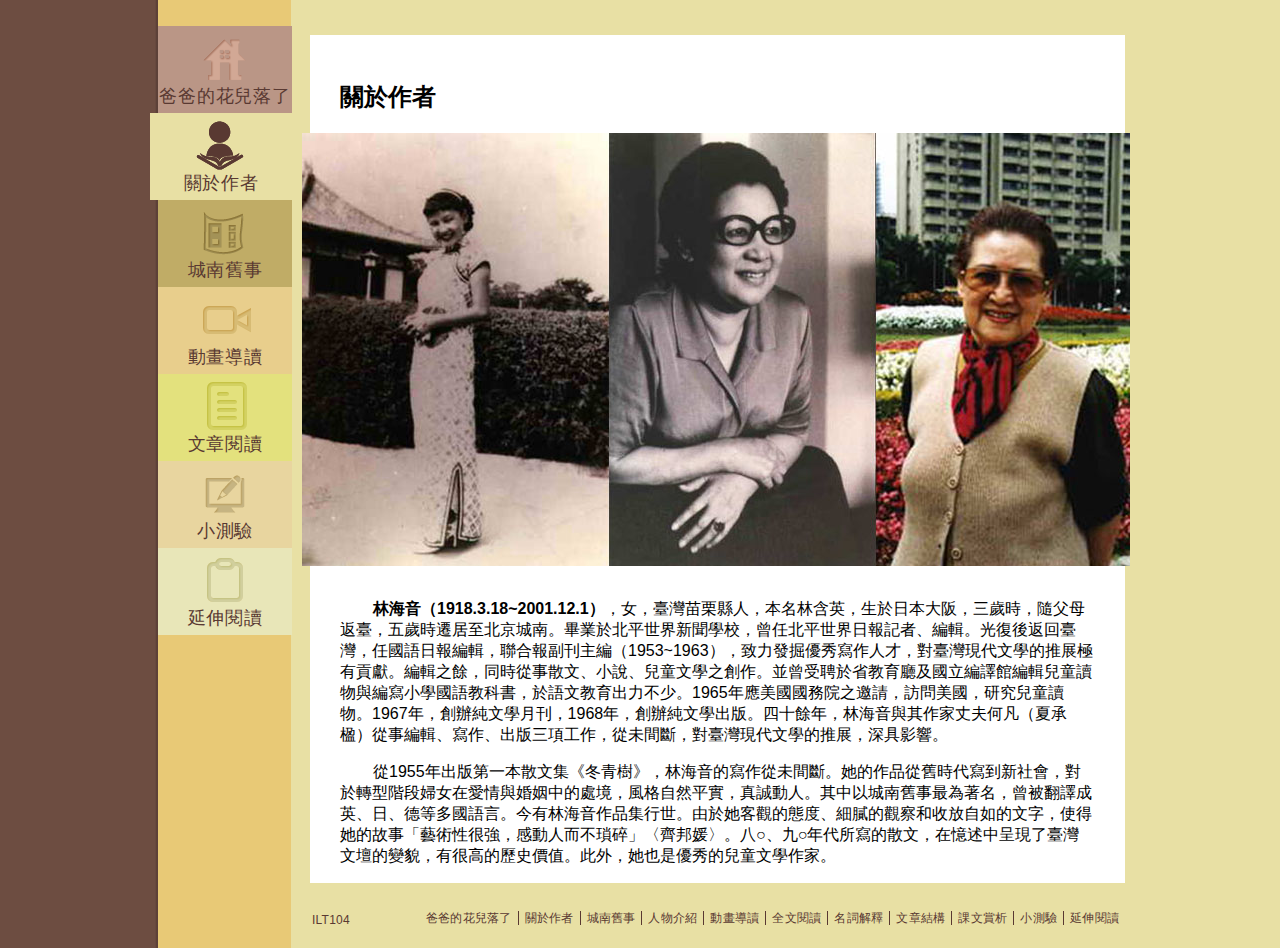
<file: about.html>
<!DOCTYPE html>
<!-- Website template by freewebsitetemplates.com -->
<html>
<head>
	<meta http-equip="Content-type" content="text/html" charset="UTF-8">
	<title>爸爸的花兒落了</title>
	<link rel="stylesheet" href="css/style.css" type="text/css">
	<script type="text/javascript" src="js/jquery-1.10.1.min.js"></script>
	<script type="text/javascript" src="js/jquery-ui-1.10.3.custom.min.js"></script>
	<script type="text/javascript" src="js/menu.js"></script>
</head>
<body>
	<div id="background-about">
		background
	</div>
	<div class="page">
		<div class="about-page">
			<div class="sidebar">
				<ul>
					<li class="home">
						<a href="index.html">爸爸的花兒落了</a>
					</li>
					<li class="selected about">
						<a href="about.html">關於作者</a>
					</li>
					<li class="projects">
						<a href="projects.html">城南舊事</a>
					</li>
					<li id="flash" class="flash">
						<a>動畫導讀</a>
						<div class="menu1">
							<div id="flash_content" class="flash_content">
								<a href="character.html">人物介紹</a>
								<a href="flash.html">動畫導讀</a>
							</div>
						</div>
					</li>
					<li id="article" class="article">
						<a>文章閱讀</a>
						<div class="menu2">
							<div id="article_content" class="article_content">
								<a href="article.html">全文閱讀</a>
								<a href="article2.html">名詞解釋</a>
								<a href="article3.html">文章結構</a>
								<a href="article4.html">課文賞析</a>
							</div>
						</div>
					</li>
					<li class="test">
						<a href="test.html">小測驗</a>
					</li>
					<li class="contact">
						<a href="contact.html">延伸閱讀</a>
					</li>
				</ul>
			</div>
			<div class="body">
				<div class="about_content content">
					<div>
						<h2>關於作者</h2>
					</div>
					<div class="photo">
						<img src="images/author.jpg">
					</div>
					<div>
						<p><b>林海音（1918.3.18~2001.12.1）</b>，女，臺灣苗栗縣人，本名林含英，生於日本大阪，三歲時，隨父母返臺，五歲時遷居至北京城南。畢業於北平世界新聞學校，曾任北平世界日報記者、編輯。光復後返回臺灣，任國語日報編輯，聯合報副刊主編（1953~1963），致力發掘優秀寫作人才，對臺灣現代文學的推展極有貢獻。編輯之餘，同時從事散文、小說、兒童文學之創作。並曾受聘於省教育廳及國立編譯館編輯兒童讀物與編寫小學國語教科書，於語文教育出力不少。1965年應美國國務院之邀請，訪問美國，研究兒童讀物。1967年，創辦純文學月刊，1968年，創辦純文學出版。四十餘年，林海音與其作家丈夫何凡（夏承楹）從事編輯、寫作、出版三項工作，從未間斷，對臺灣現代文學的推展，深具影響。</p>
						<p>從1955年出版第一本散文集《冬青樹》，林海音的寫作從未間斷。她的作品從舊時代寫到新社會，對於轉型階段婦女在愛情與婚姻中的處境，風格自然平實，真誠動人。其中以城南舊事最為著名，曾被翻譯成英、日、德等多國語言。今有林海音作品集行世。由於她客觀的態度、細膩的觀察和收放自如的文字，使得她的故事「藝術性很強，感動人而不瑣碎」〈齊邦媛〉。八○、九○年代所寫的散文，在憶述中呈現了臺灣文壇的變貌，有很高的歷史價值。此外，她也是優秀的兒童文學作家。</p>
					</div>
					
				</div>
				<div class="footer">
					<a class="production" href="production.html">
						ILT104
					</a>
					<ul>
						<li>
							<a href="index.html">爸爸的花兒落了</a>
						</li>
						<li>
							<a href="about.html">關於作者</a>
						</li>
						<li>
							<a href="projects.html">城南舊事</a>
						</li>
						<li>
							<a href="character.html">人物介紹</a>
						</li>
						<li>
							<a href="flash.html">動畫導讀</a>
						</li>
						<li>
							<a href="article.html">全文閱讀</a>
						</li>
						<li>
							<a href="article2.html">名詞解釋</a>
						</li>
						<li>
							<a href="article3.html">文章結構</a>
						</li>
						<li>
							<a href="article4.html">課文賞析</a>
						</li>
						<li>
							<a href="test.html">小測驗</a>
						</li>
						<li>
							<a href="contact.html">延伸閱讀</a>
						</li>
					</ul>
				</div>
			</div>
		</div>
	</div>
</body>
</html>
</file>
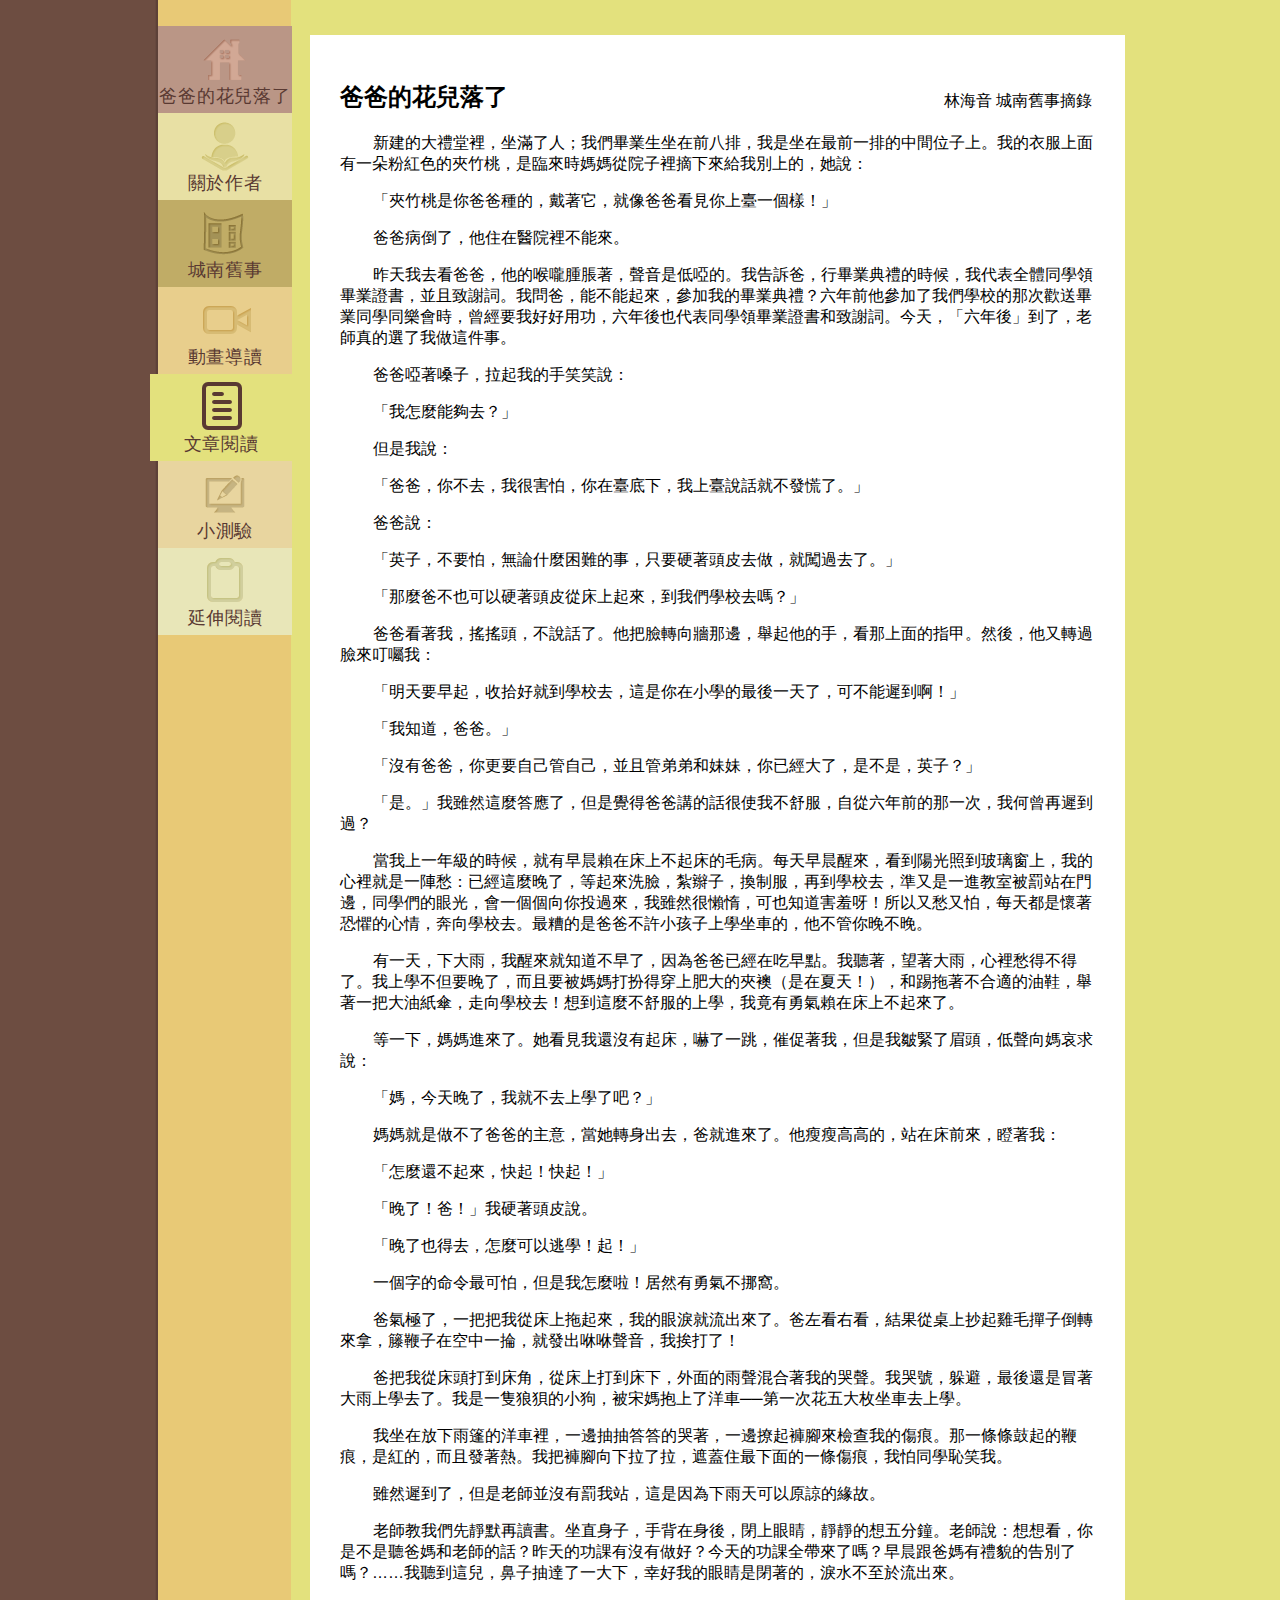
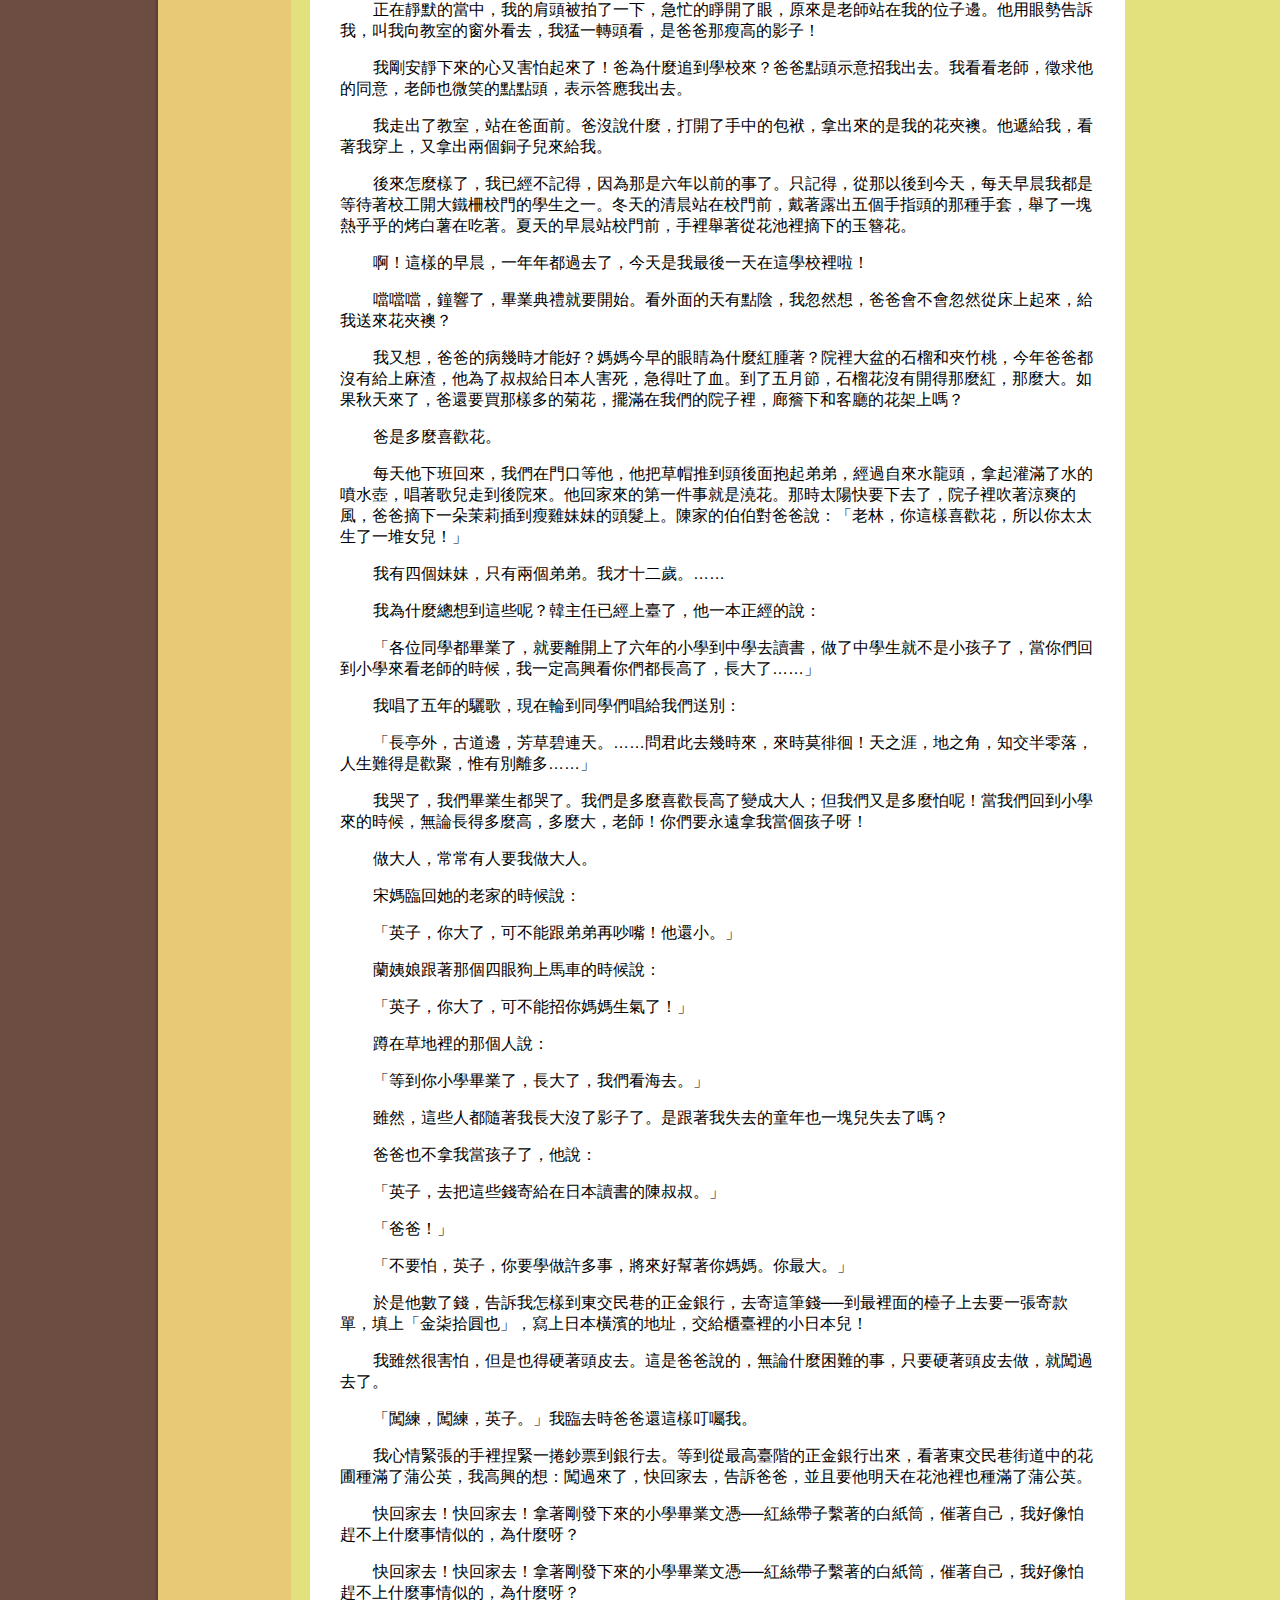
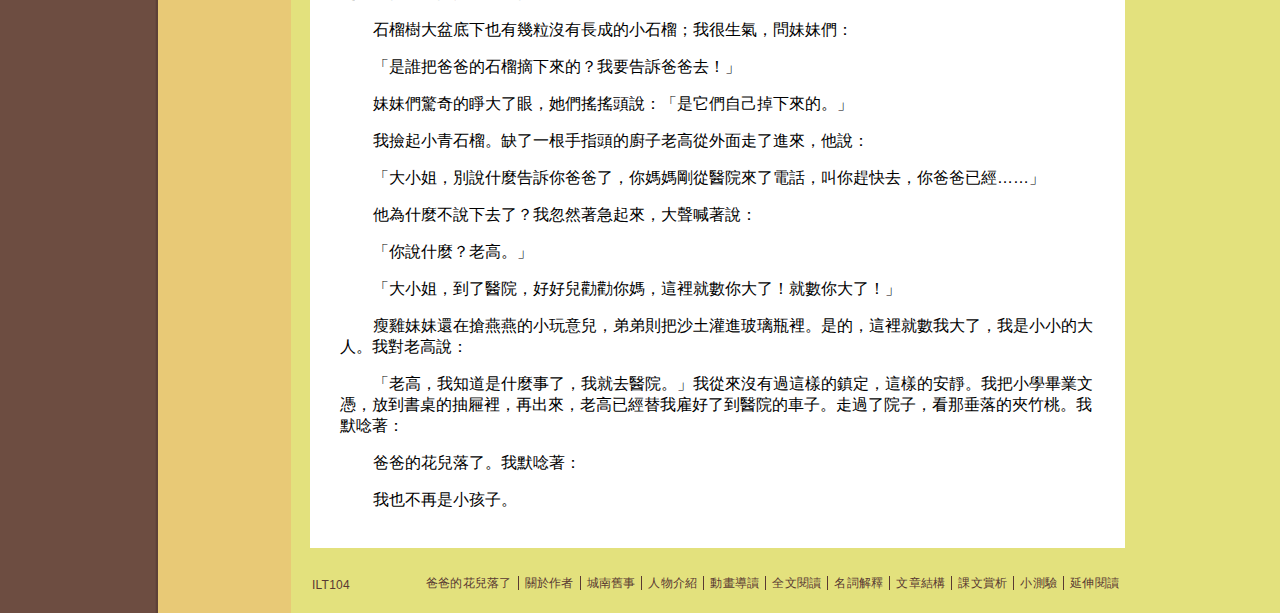
<file: article.html>
<!DOCTYPE html>
<html>
<head>
	<meta http-equip="Content-type" content="text/html" charset="UTF-8">
	<title>爸爸的花兒落了</title>
	<link rel="stylesheet" href="css/style.css" type="text/css">
	<script type="text/javascript" src="js/jquery-1.10.1.min.js"></script>
	<script type="text/javascript" src="js/jquery-ui-1.10.3.custom.min.js"></script>
	<script type="text/javascript" src="js/menu.js"></script>
</head>
<body>
	<div id="background-article">
		background
	</div>
	<div class="page">
		<div class="article-page">
			<div class="sidebar">
				<ul>
					<li class="home">
						<a href="index.html">爸爸的花兒落了</a>
					</li>
					<li class="about">
						<a href="about.html">關於作者</a>
					</li>
					<li class="projects">
						<a href="projects.html">城南舊事</a>
					</li>
					<li id="flash" class="flash">
						<a>動畫導讀</a>
						<div class="menu1">
							<div id="flash_content" class="flash_content">
								<a href="character.html">人物介紹</a>
								<a href="flash.html">動畫導讀</a>
							</div>
						</div>
					</li>
					<li id="article" class="selected article">
						<a>文章閱讀</a>
						<div class="menu2">
							<div id="article_content" class="article_content">
								<a href="article.html">全文閱讀</a>
								<a href="article2.html">名詞解釋</a>
								<a href="article3.html">文章結構</a>
								<a href="article4.html">課文賞析</a>
							</div>
						</div>
					</li>
					<li class="test">
						<a href="test.html">小測驗</a>
					</li>
					<li class="contact">
						<a href="contact.html">延伸閱讀</a>
					</li>
				</ul>
			</div>
			<div class="body">
				<div class="art_content content">
					<div>
						<h2>爸爸的花兒落了</h2>
						<p class="right">林海音 城南舊事摘錄</p>
						<p>新建的大禮堂裡，坐滿了人；我們畢業生坐在前八排，我是坐在最前一排的中間位子上。我的衣服上面有一朵粉紅色的夾竹桃，是臨來時媽媽從院子裡摘下來給我別上的，她說：</p>
						<p>「夾竹桃是你爸爸種的，戴著它，就像爸爸看見你上臺一個樣！」</p>
						<p>爸爸病倒了，他住在醫院裡不能來。</p>
						<p>昨天我去看爸爸，他的喉嚨腫脹著，聲音是低啞的。我告訴爸，行畢業典禮的時候，我代表全體同學領畢業證書，並且致謝詞。我問爸，能不能起來，參加我的畢業典禮？六年前他參加了我們學校的那次歡送畢業同學同樂會時，曾經要我好好用功，六年後也代表同學領畢業證書和致謝詞。今天，「六年後」到了，老師真的選了我做這件事。</p>
						<p>爸爸啞著嗓子，拉起我的手笑笑說：</p>
						<p>「我怎麼能夠去？」</p>
						<p>但是我說：</p>
						<p>「爸爸，你不去，我很害怕，你在臺底下，我上臺說話就不發慌了。」</p>
						<p>爸爸說：</p>
						<p>「英子，不要怕，無論什麼困難的事，只要硬著頭皮去做，就闖過去了。」</p>
						<p>「那麼爸不也可以硬著頭皮從床上起來，到我們學校去嗎？」</p>
						<p>爸爸看著我，搖搖頭，不說話了。他把臉轉向牆那邊，舉起他的手，看那上面的指甲。然後，他又轉過臉來叮囑我：</p>
						<p>「明天要早起，收拾好就到學校去，這是你在小學的最後一天了，可不能遲到啊！」</p>
						<p>「我知道，爸爸。」</p>
						<p>「沒有爸爸，你更要自己管自己，並且管弟弟和妹妹，你已經大了，是不是，英子？」</p>
						<p>「是。」我雖然這麼答應了，但是覺得爸爸講的話很使我不舒服，自從六年前的那一次，我何曾再遲到過？</p>
						<p>當我上一年級的時候，就有早晨賴在床上不起床的毛病。每天早晨醒來，看到陽光照到玻璃窗上，我的心裡就是一陣愁：已經這麼晚了，等起來洗臉，紮辮子，換制服，再到學校去，準又是一進教室被罰站在門邊，同學們的眼光，會一個個向你投過來，我雖然很懶惰，可也知道害羞呀！所以又愁又怕，每天都是懷著恐懼的心情，奔向學校去。最糟的是爸爸不許小孩子上學坐車的，他不管你晚不晚。</p>
						<p>有一天，下大雨，我醒來就知道不早了，因為爸爸已經在吃早點。我聽著，望著大雨，心裡愁得不得了。我上學不但要晚了，而且要被媽媽打扮得穿上肥大的夾襖（是在夏天！），和踢拖著不合適的油鞋，舉著一把大油紙傘，走向學校去！想到這麼不舒服的上學，我竟有勇氣賴在床上不起來了。</p>
						<p>等一下，媽媽進來了。她看見我還沒有起床，嚇了一跳，催促著我，但是我皺緊了眉頭，低聲向媽哀求說：</p>
						<p>「媽，今天晚了，我就不去上學了吧？」</p>
						<p>媽媽就是做不了爸爸的主意，當她轉身出去，爸就進來了。他瘦瘦高高的，站在床前來，瞪著我：</p>
						<p>「怎麼還不起來，快起！快起！」</p>
						<p>「晚了！爸！」我硬著頭皮說。</p>
						<p>「晚了也得去，怎麼可以逃學！起！」</p>
						<p>一個字的命令最可怕，但是我怎麼啦！居然有勇氣不挪窩。</p>
						<p>爸氣極了，一把把我從床上拖起來，我的眼淚就流出來了。爸左看右看，結果從桌上抄起雞毛撣子倒轉來拿，籐鞭子在空中一掄，就發出咻咻聲音，我挨打了！</p>
						<p>爸把我從床頭打到床角，從床上打到床下，外面的雨聲混合著我的哭聲。我哭號，躲避，最後還是冒著大雨上學去了。我是一隻狼狽的小狗，被宋媽抱上了洋車──第一次花五大枚坐車去上學。</p>
						<p>我坐在放下雨篷的洋車裡，一邊抽抽答答的哭著，一邊撩起褲腳來檢查我的傷痕。那一條條鼓起的鞭痕，是紅的，而且發著熱。我把褲腳向下拉了拉，遮蓋住最下面的一條傷痕，我怕同學恥笑我。</p>
						<p>雖然遲到了，但是老師並沒有罰我站，這是因為下雨天可以原諒的緣故。</p>
						<p>老師教我們先靜默再讀書。坐直身子，手背在身後，閉上眼睛，靜靜的想五分鐘。老師說：想想看，你是不是聽爸媽和老師的話？昨天的功課有沒有做好？今天的功課全帶來了嗎？早晨跟爸媽有禮貌的告別了嗎？……我聽到這兒，鼻子抽達了一大下，幸好我的眼睛是閉著的，淚水不至於流出來。</p>
						<p>正在靜默的當中，我的肩頭被拍了一下，急忙的睜開了眼，原來是老師站在我的位子邊。他用眼勢告訴我，叫我向教室的窗外看去，我猛一轉頭看，是爸爸那瘦高的影子！</p>
						<p>我剛安靜下來的心又害怕起來了！爸為什麼追到學校來？爸爸點頭示意招我出去。我看看老師，徵求他的同意，老師也微笑的點點頭，表示答應我出去。</p>
						<p>我走出了教室，站在爸面前。爸沒說什麼，打開了手中的包袱，拿出來的是我的花夾襖。他遞給我，看著我穿上，又拿出兩個銅子兒來給我。</p>
						<p>後來怎麼樣了，我已經不記得，因為那是六年以前的事了。只記得，從那以後到今天，每天早晨我都是等待著校工開大鐵柵校門的學生之一。冬天的清晨站在校門前，戴著露出五個手指頭的那種手套，舉了一塊熱乎乎的烤白薯在吃著。夏天的早晨站校門前，手裡舉著從花池裡摘下的玉簪花。</p>
						<p>啊！這樣的早晨，一年年都過去了，今天是我最後一天在這學校裡啦！</p>
						<p>噹噹噹，鐘響了，畢業典禮就要開始。看外面的天有點陰，我忽然想，爸爸會不會忽然從床上起來，給我送來花夾襖？</p>
						<p>我又想，爸爸的病幾時才能好？媽媽今早的眼睛為什麼紅腫著？院裡大盆的石榴和夾竹桃，今年爸爸都沒有給上麻渣，他為了叔叔給日本人害死，急得吐了血。到了五月節，石榴花沒有開得那麼紅，那麼大。如果秋天來了，爸還要買那樣多的菊花，擺滿在我們的院子裡，廊簷下和客廳的花架上嗎？</p>
						<p>爸是多麼喜歡花。</p>
						<p>每天他下班回來，我們在門口等他，他把草帽推到頭後面抱起弟弟，經過自來水龍頭，拿起灌滿了水的噴水壺，唱著歌兒走到後院來。他回家來的第一件事就是澆花。那時太陽快要下去了，院子裡吹著涼爽的風，爸爸摘下一朵茉莉插到瘦雞妹妹的頭髮上。陳家的伯伯對爸爸說：「老林，你這樣喜歡花，所以你太太生了一堆女兒！」</p>
						<p>我有四個妹妹，只有兩個弟弟。我才十二歲。……</p>
						<p>我為什麼總想到這些呢？韓主任已經上臺了，他一本正經的說：</p>
						<p>「各位同學都畢業了，就要離開上了六年的小學到中學去讀書，做了中學生就不是小孩子了，當你們回到小學來看老師的時候，我一定高興看你們都長高了，長大了……」</p>
						<p>我唱了五年的驪歌，現在輪到同學們唱給我們送別：</p>
						<p>「長亭外，古道邊，芳草碧連天。……問君此去幾時來，來時莫徘徊！天之涯，地之角，知交半零落，人生難得是歡聚，惟有別離多……」</p>
						<p>我哭了，我們畢業生都哭了。我們是多麼喜歡長高了變成大人；但我們又是多麼怕呢！當我們回到小學來的時候，無論長得多麼高，多麼大，老師！你們要永遠拿我當個孩子呀！</p>
						<p>做大人，常常有人要我做大人。</p>
						<p>宋媽臨回她的老家的時候說：</p>
						<p>「英子，你大了，可不能跟弟弟再吵嘴！他還小。」</p>
						<p>蘭姨娘跟著那個四眼狗上馬車的時候說：</p>
						<p>「英子，你大了，可不能招你媽媽生氣了！」</p>
						<p>蹲在草地裡的那個人說：</p>
						<p>「等到你小學畢業了，長大了，我們看海去。」</p>
						<p>雖然，這些人都隨著我長大沒了影子了。是跟著我失去的童年也一塊兒失去了嗎？</p>
						<p>爸爸也不拿我當孩子了，他說：</p>
						<p>「英子，去把這些錢寄給在日本讀書的陳叔叔。」</p>
						<p>「爸爸！」</p>
						<p>「不要怕，英子，你要學做許多事，將來好幫著你媽媽。你最大。」</p>
						<p>於是他數了錢，告訴我怎樣到東交民巷的正金銀行，去寄這筆錢──到最裡面的檯子上去要一張寄款單，填上「金柒拾圓也」，寫上日本橫濱的地址，交給櫃臺裡的小日本兒！</p>
						<p>我雖然很害怕，但是也得硬著頭皮去。這是爸爸說的，無論什麼困難的事，只要硬著頭皮去做，就闖過去了。</p>
						<p>「闖練，闖練，英子。」我臨去時爸爸還這樣叮囑我。</p>
						<p>我心情緊張的手裡捏緊一捲鈔票到銀行去。等到從最高臺階的正金銀行出來，看著東交民巷街道中的花圃種滿了蒲公英，我高興的想：闖過來了，快回家去，告訴爸爸，並且要他明天在花池裡也種滿了蒲公英。</p>
						<p>快回家去！快回家去！拿著剛發下來的小學畢業文憑──紅絲帶子繫著的白紙筒，催著自己，我好像怕趕不上什麼事情似的，為什麼呀？</p>
						<p>快回家去！快回家去！拿著剛發下來的小學畢業文憑──紅絲帶子繫著的白紙筒，催著自己，我好像怕趕不上什麼事情似的，為什麼呀？</p>
						<p>石榴樹大盆底下也有幾粒沒有長成的小石榴；我很生氣，問妹妹們：</p>
						<p>「是誰把爸爸的石榴摘下來的？我要告訴爸爸去！」</p>
						<p>妹妹們驚奇的睜大了眼，她們搖搖頭說：「是它們自己掉下來的。」</p>
						<p>我撿起小青石榴。缺了一根手指頭的廚子老高從外面走了進來，他說：</p>
						<p>「大小姐，別說什麼告訴你爸爸了，你媽媽剛從醫院來了電話，叫你趕快去，你爸爸已經……」</p>
						<p>他為什麼不說下去了？我忽然著急起來，大聲喊著說：</p>
						<p>「你說什麼？老高。」</p>
						<p>「大小姐，到了醫院，好好兒勸勸你媽，這裡就數你大了！就數你大了！」</p>
						<p>瘦雞妹妹還在搶燕燕的小玩意兒，弟弟則把沙土灌進玻璃瓶裡。是的，這裡就數我大了，我是小小的大人。我對老高說：</p>
						<p>「老高，我知道是什麼事了，我就去醫院。」我從來沒有過這樣的鎮定，這樣的安靜。我把小學畢業文憑，放到書桌的抽屜裡，再出來，老高已經替我雇好了到醫院的車子。走過了院子，看那垂落的夾竹桃。我默唸著：</p>
						<p>爸爸的花兒落了。我默唸著：</p>
						<p>我也不再是小孩子。</p>
					</div>
				</div>
				<div class="footer">
					<a class="production" href="production.html">
						ILT104
					</a>
					<ul>
						<li>
							<a href="index.html">爸爸的花兒落了</a>
						</li>
						<li>
							<a href="about.html">關於作者</a>
						</li>
						<li>
							<a href="projects.html">城南舊事</a>
						</li>
						<li>
							<a href="character.html">人物介紹</a>
						</li>
						<li>
							<a href="flash.html">動畫導讀</a>
						</li>
						<li>
							<a href="article.html">全文閱讀</a>
						</li>
						<li>
							<a href="article2.html">名詞解釋</a>
						</li>
						<li>
							<a href="article3.html">文章結構</a>
						</li>
						<li>
							<a href="article4.html">課文賞析</a>
						</li>
						<li>
							<a href="test.html">小測驗</a>
						</li>
						<li>
							<a href="contact.html">延伸閱讀</a>
						</li>
					</ul>
				</div>
			</div>
		</div>
	</div>
</body>
</html>
</file>
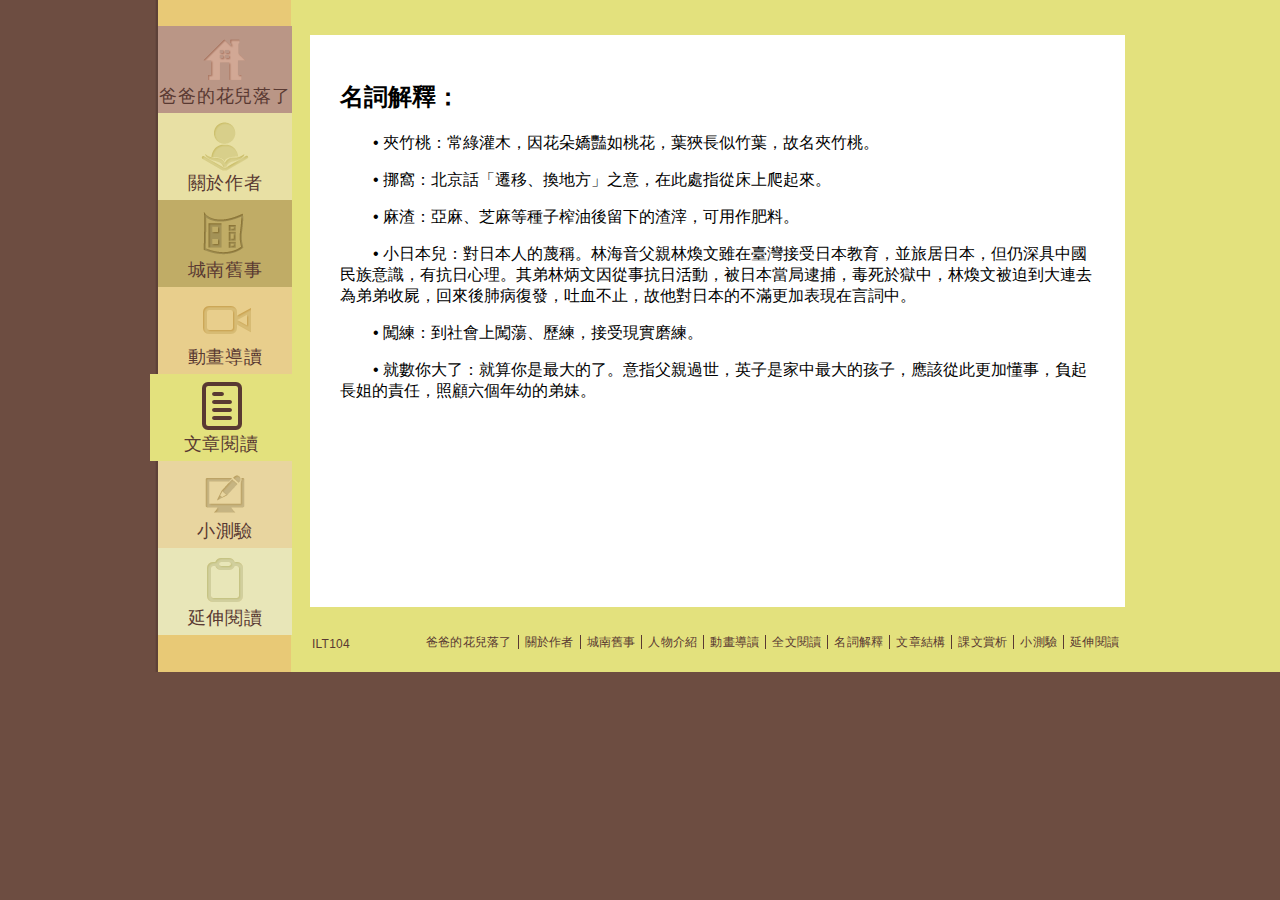
<file: article2.html>
<!DOCTYPE html>
<html>
<head>
	<meta http-equip="Content-type" content="text/html" charset="UTF-8">
	<title>爸爸的花兒落了</title>
	<link rel="stylesheet" href="css/style.css" type="text/css">
	<script type="text/javascript" src="js/jquery-1.10.1.min.js"></script>
	<script type="text/javascript" src="js/jquery-ui-1.10.3.custom.min.js"></script>
	<script type="text/javascript" src="js/menu.js"></script>
</head>
<body>
	<div id="background-article">
		background
	</div>
	<div class="page">
		<div class="article-page">
			<div class="sidebar">
				<ul>
					<li class="home">
						<a href="index.html">爸爸的花兒落了</a>
					</li>
					<li class="about">
						<a href="about.html">關於作者</a>
					</li>
					<li class="projects">
						<a href="projects.html">城南舊事</a>
					</li>
					<li id="flash" class="flash">
						<a>動畫導讀</a>
						<div class="menu1">
							<div id="flash_content" class="flash_content">
								<a href="character.html">人物介紹</a>
								<a href="flash.html">動畫導讀</a>
							</div>
						</div>
					</li>
					<li id="article" class="selected article">
						<a>文章閱讀</a>
						<div class="menu2">
							<div id="article_content" class="article_content">
								<a href="article.html">全文閱讀</a>
								<a href="article2.html">名詞解釋</a>
								<a href="article3.html">文章結構</a>
								<a href="article4.html">課文賞析</a>
							</div>
						</div>
					</li>
					<li class="test">
						<a href="test.html">小測驗</a>
					</li>
					<li class="contact">
						<a href="contact.html">延伸閱讀</a>
					</li>
				</ul>
			</div>
			<div class="body">
				<div class="art2_content content">
					<div>
						<h2>名詞解釋：</h2>
						<p>• 夾竹桃：常綠灌木，因花朵嬌豔如桃花，葉狹長似竹葉，故名夾竹桃。</p>
						<p>• 挪窩：北京話「遷移、換地方」之意，在此處指從床上爬起來。</p>
						<p>• 麻渣：亞麻、芝麻等種子榨油後留下的渣滓，可用作肥料。</p>
						<p>• 小日本兒：對日本人的蔑稱。林海音父親林煥文雖在臺灣接受日本教育，並旅居日本，但仍深具中國民族意識，有抗日心理。其弟林炳文因從事抗日活動，被日本當局逮捕，毒死於獄中，林煥文被迫到大連去為弟弟收屍，回來後肺病復發，吐血不止，故他對日本的不滿更加表現在言詞中。</p>
						<p>• 闖練：到社會上闖蕩、歷練，接受現實磨練。</p>
						<p>• 就數你大了：就算你是最大的了。意指父親過世，英子是家中最大的孩子，應該從此更加懂事，負起長姐的責任，照顧六個年幼的弟妹。</p>
					</div>
				</div>
				<div class="footer">
					<a class="production" href="production.html">
						ILT104
					</a>
					<ul>
						<li>
							<a href="index.html">爸爸的花兒落了</a>
						</li>
						<li>
							<a href="about.html">關於作者</a>
						</li>
						<li>
							<a href="projects.html">城南舊事</a>
						</li>
						<li>
							<a href="character.html">人物介紹</a>
						</li>
						<li>
							<a href="flash.html">動畫導讀</a>
						</li>
						<li>
							<a href="article.html">全文閱讀</a>
						</li>
						<li>
							<a href="article2.html">名詞解釋</a>
						</li>
						<li>
							<a href="article3.html">文章結構</a>
						</li>
						<li>
							<a href="article4.html">課文賞析</a>
						</li>
						<li>
							<a href="test.html">小測驗</a>
						</li>
						<li>
							<a href="contact.html">延伸閱讀</a>
						</li>
					</ul>
				</div>
			</div>
		</div>
	</div>
</body>
</html>
</file>
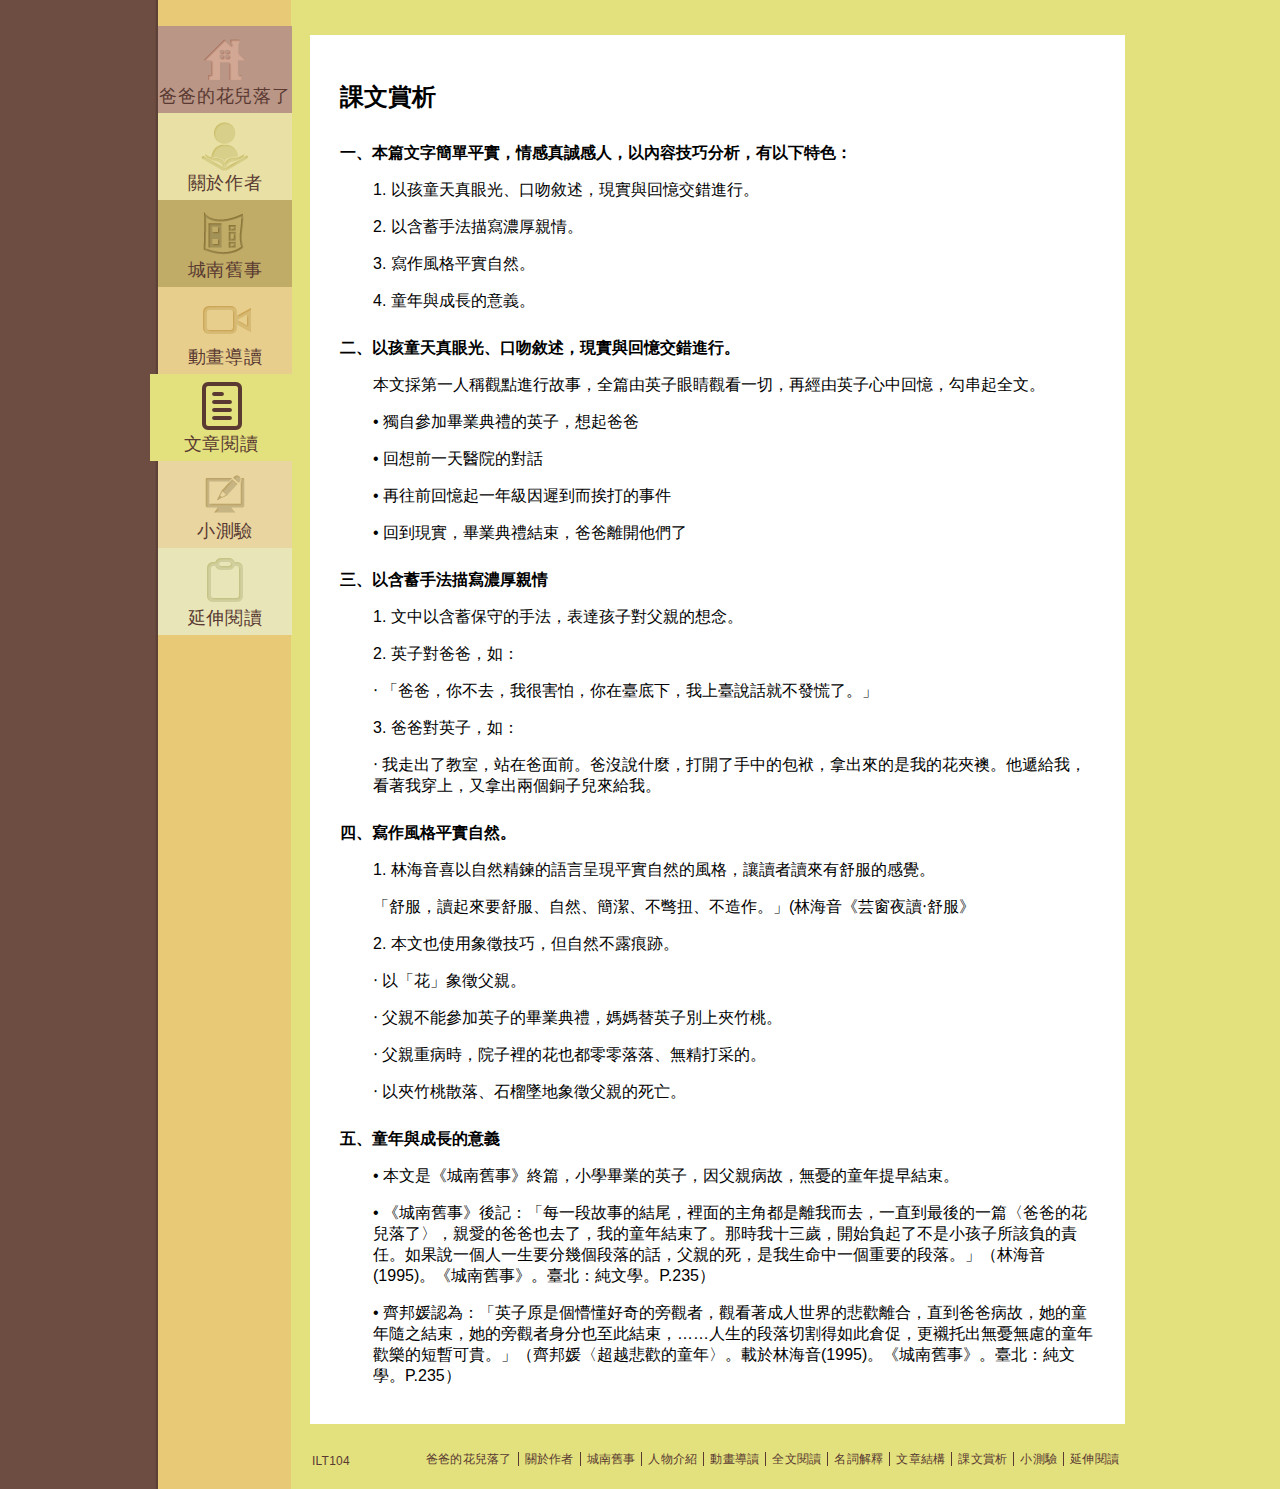
<file: article4.html>
<!DOCTYPE html>
<html>
<head>
	<meta http-equip="Content-type" content="text/html" charset="UTF-8">
	<title>爸爸的花兒落了</title>
	<link rel="stylesheet" href="css/style.css" type="text/css">
	<script type="text/javascript" src="js/jquery-1.10.1.min.js"></script>
	<script type="text/javascript" src="js/jquery-ui-1.10.3.custom.min.js"></script>
	<script type="text/javascript" src="js/menu.js"></script>
</head>
<body>
	<div id="background-article">
		background
	</div>
	<div class="page">
		<div class="article-page">
			<div class="sidebar">
				<ul>
					<li class="home">
						<a href="index.html">爸爸的花兒落了</a>
					</li>
					<li class="about">
						<a href="about.html">關於作者</a>
					</li>
					<li class="projects">
						<a href="projects.html">城南舊事</a>
					</li>
					<li id="flash" class="flash">
						<a>動畫導讀</a>
						<div class="menu1">
							<div id="flash_content" class="flash_content">
								<a href="character.html">人物介紹</a>
								<a href="flash.html">動畫導讀</a>
							</div>
						</div>
					</li>
					<li id="article" class="selected article">
						<a>文章閱讀</a>
						<div class="menu2">
							<div id="article_content" class="article_content">
								<a href="article.html">全文閱讀</a>
								<a href="article2.html">名詞解釋</a>
								<a href="article3.html">文章結構</a>
								<a href="article4.html">課文賞析</a>
							</div>
						</div>
					</li>
					<li class="test">
						<a href="test.html">小測驗</a>
					</li>
					<li class="contact">
						<a href="contact.html">延伸閱讀</a>
					</li>
				</ul>
			</div>
			<div class="body">
				<div class="art4_content content">
					<div>
						<h2>課文賞析</h2>
						<p class="TI">一、本篇文字簡單平實，情感真誠感人，以內容技巧分析，有以下特色：</p>
						<p>1. 以孩童天真眼光、口吻敘述，現實與回憶交錯進行。</p>
						<p>2. 以含蓄手法描寫濃厚親情。</p>
						<p>3. 寫作風格平實自然。</p>
						<p>4. 童年與成長的意義。</p>
						<p class="TI">二、以孩童天真眼光、口吻敘述，現實與回憶交錯進行。</p>
						<p>本文採第一人稱觀點進行故事，全篇由英子眼睛觀看一切，再經由英子心中回憶，勾串起全文。</p>
						<p>• 獨自參加畢業典禮的英子，想起爸爸</p>
						<p>• 回想前一天醫院的對話</p>
						<p>• 再往前回憶起一年級因遲到而挨打的事件</p>
						<p>• 回到現實，畢業典禮結束，爸爸離開他們了</p>
						<p class="TI">三、以含蓄手法描寫濃厚親情</p>
						<p>1. 文中以含蓄保守的手法，表達孩子對父親的想念。</p>
						<p>2. 英子對爸爸，如：</p>
						<p>‧ 「爸爸，你不去，我很害怕，你在臺底下，我上臺說話就不發慌了。」</p>
						<p>3. 爸爸對英子，如：</p>
						<p>‧ 我走出了教室，站在爸面前。爸沒說什麼，打開了手中的包袱，拿出來的是我的花夾襖。他遞給我，看著我穿上，又拿出兩個銅子兒來給我。 </p>
						<p class="TI">四、寫作風格平實自然。</p>
						<p>1. 林海音喜以自然精鍊的語言呈現平實自然的風格，讓讀者讀來有舒服的感覺。</p>
						<p>「舒服，讀起來要舒服、自然、簡潔、不彆扭、不造作。」(林海音《芸窗夜讀‧舒服》</p>
						<p>2. 本文也使用象徵技巧，但自然不露痕跡。</p>
						<p>‧ 以「花」象徵父親。</p>
						<p>‧ 父親不能參加英子的畢業典禮，媽媽替英子別上夾竹桃。</p>
						<p>‧ 父親重病時，院子裡的花也都零零落落、無精打采的。</p>
						<p>‧ 以夾竹桃散落、石榴墜地象徵父親的死亡。</p>
						<p class="TI">五、童年與成長的意義</p>
						<p>• 本文是《城南舊事》終篇，小學畢業的英子，因父親病故，無憂的童年提早結束。</p>
						<p>• 《城南舊事》後記：「每一段故事的結尾，裡面的主角都是離我而去，一直到最後的一篇〈爸爸的花兒落了〉，親愛的爸爸也去了，我的童年結束了。那時我十三歲，開始負起了不是小孩子所該負的責任。如果說一個人一生要分幾個段落的話，父親的死，是我生命中一個重要的段落。」（林海音(1995)。《城南舊事》。臺北：純文學。P.235）</p>
						<p>• 齊邦媛認為：「英子原是個懵懂好奇的旁觀者，觀看著成人世界的悲歡離合，直到爸爸病故，她的童年隨之結束，她的旁觀者身分也至此結束，……人生的段落切割得如此倉促，更襯托出無憂無慮的童年歡樂的短暫可貴。」（齊邦媛〈超越悲歡的童年〉。載於林海音(1995)。《城南舊事》。臺北：純文學。P.235）</p>
					</div>
				</div>
				<div class="footer">
					<a class="production" href="production.html">
						ILT104
					</a>
					<ul>
						<li>
							<a href="index.html">爸爸的花兒落了</a>
						</li>
						<li>
							<a href="about.html">關於作者</a>
						</li>
						<li>
							<a href="projects.html">城南舊事</a>
						</li>
						<li>
							<a href="character.html">人物介紹</a>
						</li>
						<li>
							<a href="flash.html">動畫導讀</a>
						</li>
						<li>
							<a href="article.html">全文閱讀</a>
						</li>
						<li>
							<a href="article2.html">名詞解釋</a>
						</li>
						<li>
							<a href="article3.html">文章結構</a>
						</li>
						<li>
							<a href="article4.html">課文賞析</a>
						</li>
						<li>
							<a href="test.html">小測驗</a>
						</li>
						<li>
							<a href="contact.html">延伸閱讀</a>
						</li>
					</ul>
				</div>
			</div>
		</div>
	</div>
</body>
</html>
</file>
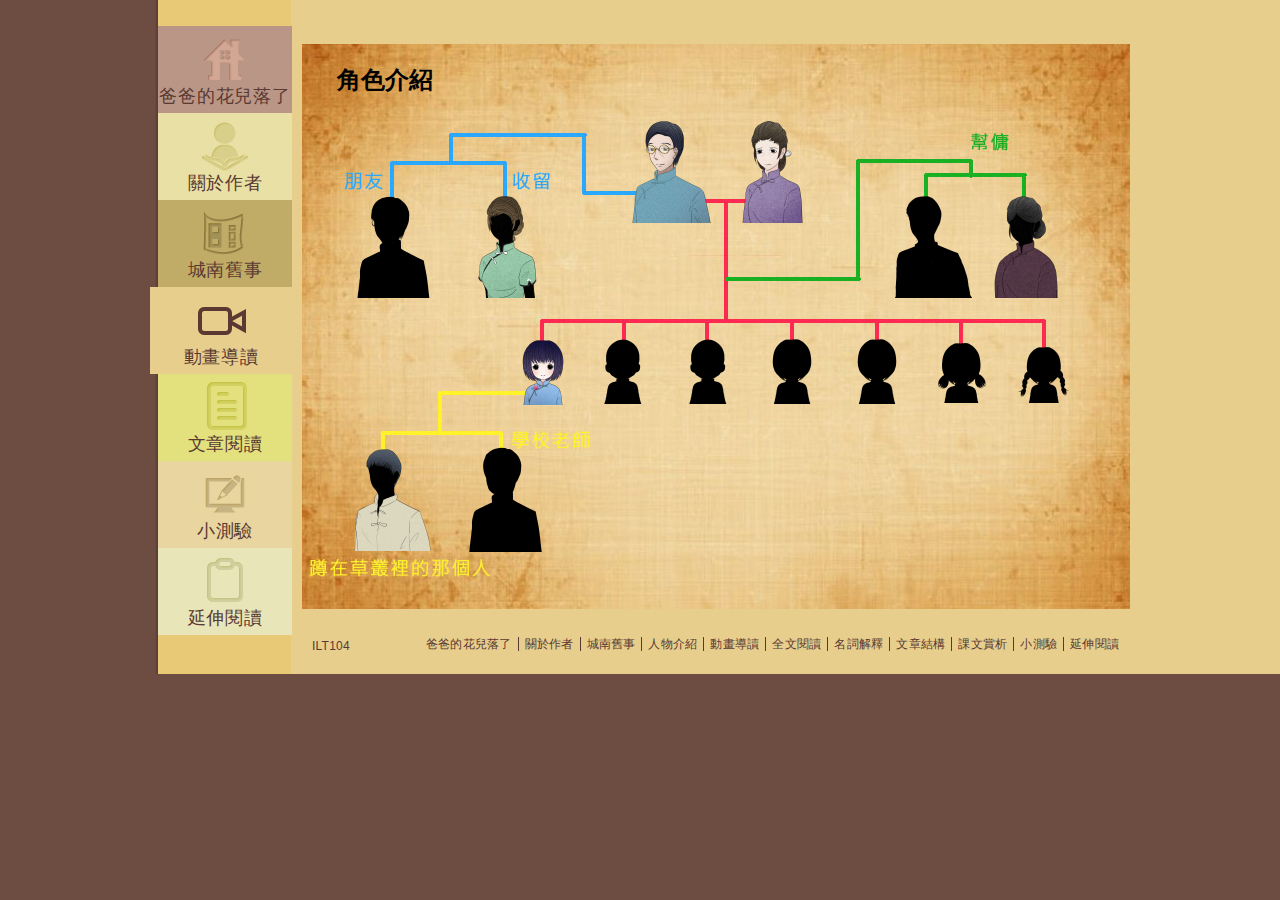
<file: character.html>
<!DOCTYPE html>
<!-- Website template by freewebsitetemplates.com -->
<html>
<head>
	<meta content="text/html" charset="UTF-8">
	<title>爸爸的花兒落了</title>
	<link rel="stylesheet" href="css/style.css" type="text/css">
	<script type="text/javascript" src="js/jquery-1.10.1.min.js"></script>
	<script type="text/javascript" src="js/jquery-ui-1.10.3.custom.min.js"></script>
	<script type="text/javascript" src="js/menu.js"></script>
	<script type="text/javascript" src="js/character.js"></script>
</head>
<body>
	<div id="background-flash">
		background
	</div>
	<div class="page">
		<div class="flash-page">
			<div class="sidebar">
				<ul>
					<li class="home">
						<a href="index.html">爸爸的花兒落了</a>
					</li>
					<li class="about">
						<a href="about.html">關於作者</a>
					</li>
					<li class="projects">
						<a href="projects.html">城南舊事</a>
					</li>
					<li id="flash" class="selected flash">
						<a>動畫導讀</a>
						<div class="menu1">
							<div id="flash_content" class="flash_content">
								<a href="character.html">人物介紹</a>
								<a href="flash.html">動畫導讀</a>
							</div>
						</div>
					</li>
					<li id="article" class="article">
						<a>文章閱讀</a>
						<div class="menu2">
							<div id="article_content" class="article_content">
								<a href="article.html">全文閱讀</a>
								<a href="article2.html">名詞解釋</a>
								<a href="article3.html">文章結構</a>
								<a href="article4.html">課文賞析</a>
							</div>
						</div>
					</li>
					<li class="test">
						<a href="test.html">小測驗</a>
					</li>
					<li class="contact">
						<a href="contact.html">延伸閱讀</a>
					</li>
				</ul>
			</div>
			<div class="body">
				<div class="cha_content content">
					<div class="main_cha">
						<h2>角色介紹</h2>
						<img id="eiko2" width="80" src="images/eiko2.png">
						<img id="child1" width="80" src="images/child4-2.png">
						<img id="child2" width="80" src="images/child4-2.png">
						<img id="child3" width="80" src="images/child3-2.png">
						<img id="child4" width="80" src="images/child3-2.png">
						<img id="child5" width="80" src="images/child1-2.png">
						<img id="child6" width="80" src="images/child2-2.png">
						
						<img id="father2" width="80" src="images/father2.png">
						<img id="mother2" width="80" src="images/mother2.png">

						<img id="four2" width="80" src="images/four2.png">
						<img id="len2" width="80" src="images/len2.png">

						<img id="sung2" width="80" src="images/sung2.png">
						<img id="kou2" width="80" src="images/kou2.png">

						<img id="grass2" width="80" src="images/grass2.png">
						<img id="teacher2" width="80" src="images/teacher2.png">
					</div>
					<div class="show_cha">
						<div id="eiko1" class="cro">
							<img src="images/eiko.png">
							<div>
								<a href="#" class="cross"></a>
								<p class="TI">英子</p>
								<p>• 《城南舊事》的小女主角，也就是作者林海音的童年代表。</p>
								<p>• 個性：小孩→沉穩、負責</p>
								<p>• 生活方式：有時會賴床不想去上學，因父親的教誨，之後一直到畢業為止六年都是最早到的學生。</p>
							</div>
						</div>
						<div id="father1" class="cro">
							<img src="images/father.png">
							<div>
								<a href="#" class="cross"></a>
								<p class="TI">父親</p>
								<p>• 身分：英子的父親林煥文，年紀四十四歲。</p>
								<p>• 個性：是位嚴父，也是位慈父。</p>
								<p>• 生活方式：是個熱心助人，不吝金錢的人，因此家裡常有客人借宿。</p>
								<p>• 病逝於此年。</p>
							</div>
						</div>
						<div id="mother1" class="cro">
							<img src="images/mother.png">
							<div>
								<a href="#" class="cross"></a>
								<p class="TI">母親</p>
								<p>• 身分：英子的父親黃愛真。</p>
								<p>• 個性：中國傳統女性的典型代表──吃苦耐勞、賢慧。</p>
							</div>
						</div>
						<div id="child5-1" class="cro">
							<img src="images/child1.png">
							<div>
								<a href="#" class="cross"></a>
								<p class="TI">燕燕</p>
								<p>• 身分：英子的四妹燕瑛。</p>
							</div>
						</div>
						<div id="child6-1" class="cro">
							<img src="images/child2.png">
							<div>
								<a href="#" class="cross"></a>
								<p class="TI">瘦雞妹妹</p>
								<p>• 身分：英子最小的五妹燕玢。</p>
								<p>• 因為長得很瘦，小手像瘦雞子，所以英子如此叫她</p>
							</div>
						</div>
						<div id="kou1" class="cro">
							<img src="images/kou.png">
							<div>
								<a href="#" class="cross"></a>
								<p class="TI">老高</p>
								<p>• 身分：英子家的廚子。</p>
							</div>
						</div>
						<div id="sung1" class="cro">
							<img src="images/sung.png">
							<div>
								<a href="#" class="cross"></a>
								<p class="TI">宋媽</p>
								<p>• 身分：在林家幫忙的傭人。</p>
								<p>• 原本是英子大弟燕生的奶媽，後來因為林家孩子眾多便留在林家六、七年之久，幫忙英子母親照顧孩子。</p>
								<p><事見《城南舊事》〈驢打滾兒〉></p>
							</div>
						</div>
						<div id="grass1" class="cro">
							<img src="images/grass.png">
							<div>
								<a href="#" class="cross"></a>
								<p class="TI">蹲在草地裡的那個人</p>
								<p>• 身分：英子小時候在家附近草叢遇見的一個人。</p>
								<p>• 英子並不清楚他是小偷，兩人聊天聊得很開心。</p>
								<p><事見《城南舊事》〈我們看海去〉></p>
							</div>
						</div>
						<div id="len1" class="cro">
							<img src="images/len.png">
							<div>
								<a href="#" class="cross"></a>
								<p class="TI">蘭姨娘</p>
								<p>• 身分：林家好心收留的一位逃家的姨太太。</p>
								<p><事見《城南舊事》〈蘭姨娘〉></p>
							</div>
						</div>
						<div id="four1" class="cro">
							<img src="images/four.png">
							<div>
								<a href="#" class="cross"></a>
								<p class="TI">四眼狗</p>
								<p>• 身分：英子的得先叔。</p>
								<p>• 在北京大學念書的臺灣學生，常來林家喝酒聊天，因為戴眼鏡，故有「四眼狗」的綽號。</p>
								<p><事見《城南舊事》〈蘭姨娘〉></p>
							</div>
						</div>
						<div id="teacher1" class="cro">
							<img src="images/teacher.png">
							<div>
								<a href="#" class="cross"></a>
								<p class="TI">韓主任</p>
								<p>• 身分：英子六年級畢業典禮時的致詞者。</p>
							</div>
						</div>
					</div>
				</div>
				<div class="footer">
					<a class="production" href="production.html">
						ILT104
					</a>
					<ul>
						<li>
							<a href="index.html">爸爸的花兒落了</a>
						</li>
						<li>
							<a href="about.html">關於作者</a>
						</li>
						<li>
							<a href="projects.html">城南舊事</a>
						</li>
						<li>
							<a href="character.html">人物介紹</a>
						</li>
						<li>
							<a href="flash.html">動畫導讀</a>
						</li>
						<li>
							<a href="article.html">全文閱讀</a>
						</li>
						<li>
							<a href="article2.html">名詞解釋</a>
						</li>
						<li>
							<a href="article3.html">文章結構</a>
						</li>
						<li>
							<a href="article4.html">課文賞析</a>
						</li>
						<li>
							<a href="test.html">小測驗</a>
						</li>
						<li>
							<a href="contact.html">延伸閱讀</a>
						</li>
					</ul>
				</div>
			</div>
		</div>
	</div>
</body>
</html>
</file>
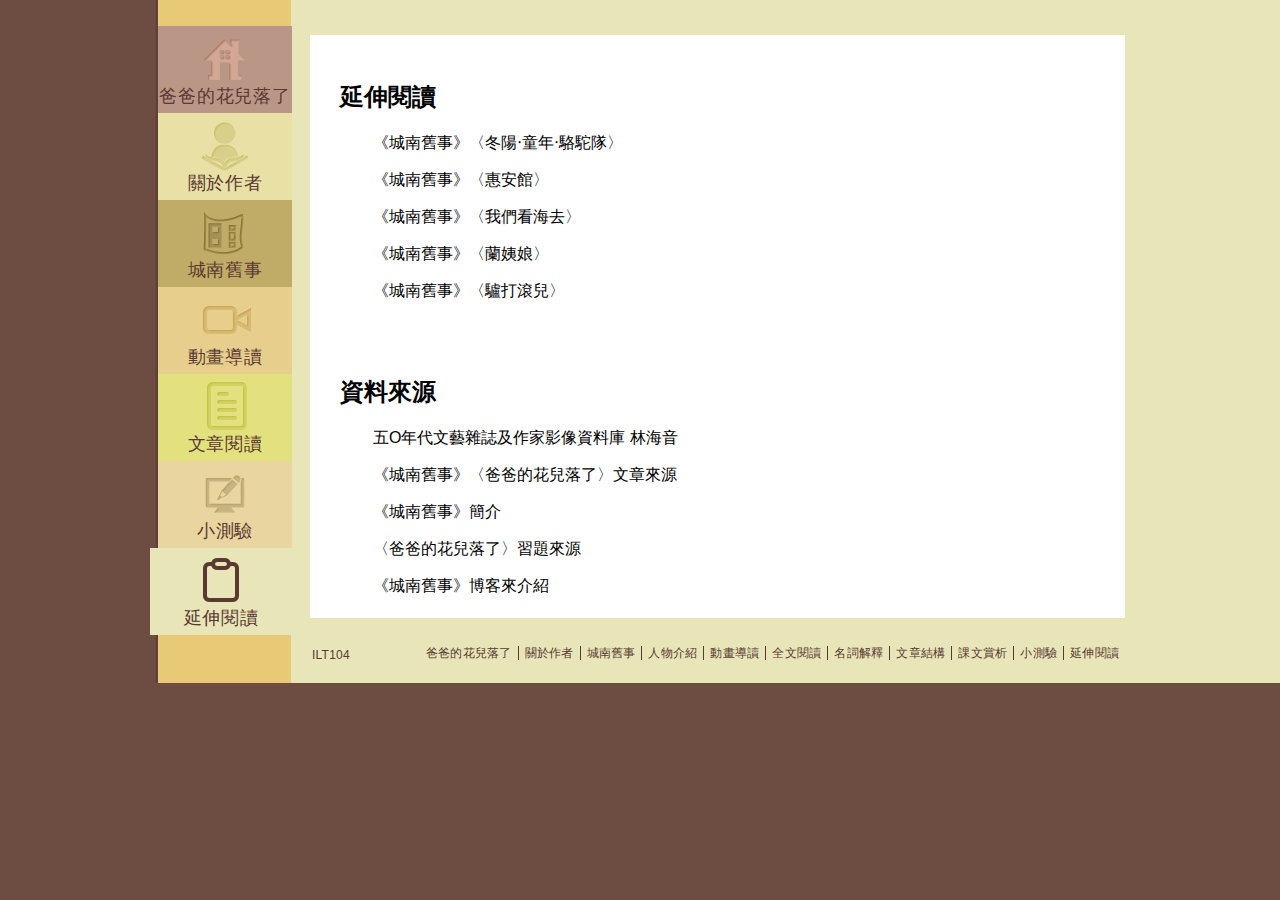
<file: contact.html>
<!DOCTYPE html>
<!-- Website template by freewebsitetemplates.com -->
<html>
<head>
	<meta http-equip="Content-type" content="text/html" charset="UTF-8">
	<title>爸爸的花兒落了</title>
	<link rel="stylesheet" href="css/style.css" type="text/css">
	<script type="text/javascript" src="js/jquery-1.10.1.min.js"></script>
	<script type="text/javascript" src="js/jquery-ui-1.10.3.custom.min.js"></script>
	<script type="text/javascript" src="js/menu.js"></script>
</head>
<body>
	<div id="background-contact">
		background
	</div>
	<div class="page">
		<div class="contact-page">
			<div class="sidebar">
				<ul>
					<li class="home">
						<a href="index.html">爸爸的花兒落了</a>
					</li>
					<li class="about">
						<a href="about.html">關於作者</a>
					</li>
					<li class="projects">
						<a href="projects.html">城南舊事</a>
					</li>
					<li id="flash" class="flash">
						<a>動畫導讀</a>
						<div class="menu1">
							<div id="flash_content" class="flash_content">
								<a href="character.html">人物介紹</a>
								<a href="flash.html">動畫導讀</a>
							</div>
						</div>
					</li>
					<li id="article" class="article">
						<a>文章閱讀</a>
						<div class="menu2">
							<div id="article_content" class="article_content">
								<a href="article.html">全文閱讀</a>
								<a href="article2.html">名詞解釋</a>
								<a href="article3.html">文章結構</a>
								<a href="article4.html">課文賞析</a>
							</div>
						</div>
					</li>
					<li class="test">
						<a href="test.html">小測驗</a>
					</li>
					<li class="selected contact">
						<a href="contact.html">延伸閱讀</a>
					</li>
				</ul>
			</div>
			<div class="body">
				<div class="more_content content">
					<div>
						<h2>延伸閱讀</h2>
						<p>《城南舊事》〈冬陽‧童年‧駱駝隊〉</p>
						<p>《城南舊事》〈惠安館〉</p>
						<p>《城南舊事》〈我們看海去〉</p>
						<p>《城南舊事》〈蘭姨娘〉</p>
						<p>《城南舊事》〈驢打滾兒〉</p>
					</div>
					<div class="data">
						<h2>資料來源</h2>
						<div>
							<a href="http://tlm50.twl.ncku.edu.tw/wwlhy1.html">五O年代文藝雜誌及作家影像資料庫 林海音</a>
						</div>
						<div>
							<a href="http://www.skhsbs.edu.hk/chi/ref/Artical/127.htm">《城南舊事》〈爸爸的花兒落了〉文章來源</a>
						</div>
						<div>
							<a href="http://wpwp-wpwp.blogspot.tw/2009/11/blog-post_25.html">《城南舊事》簡介</a>
						</div>
						<div>
							<a href="http://blog.tchcvs.tc.edu.tw/blogs_teacher/B21022?page=2">〈爸爸的花兒落了〉習題來源</a>
						</div>
						<div>
							<a href="http://www.books.com.tw/products/0010098675">《城南舊事》博客來介紹</a>
						</div>
					</div>
				</div>
				<div class="footer">
					<a class="production" href="production.html">
						ILT104
					</a>
					<ul>
						<li>
							<a href="index.html">爸爸的花兒落了</a>
						</li>
						<li>
							<a href="about.html">關於作者</a>
						</li>
						<li>
							<a href="projects.html">城南舊事</a>
						</li>
						<li>
							<a href="character.html">人物介紹</a>
						</li>
						<li>
							<a href="flash.html">動畫導讀</a>
						</li>
						<li>
							<a href="article.html">全文閱讀</a>
						</li>
						<li>
							<a href="article2.html">名詞解釋</a>
						</li>
						<li>
							<a href="article3.html">文章結構</a>
						</li>
						<li>
							<a href="article4.html">課文賞析</a>
						</li>
						<li>
							<a href="test.html">小測驗</a>
						</li>
						<li>
							<a href="contact.html">延伸閱讀</a>
						</li>
					</ul>
				</div>
			</div>
		</div>
	</div>
</body>
</html>
</file>
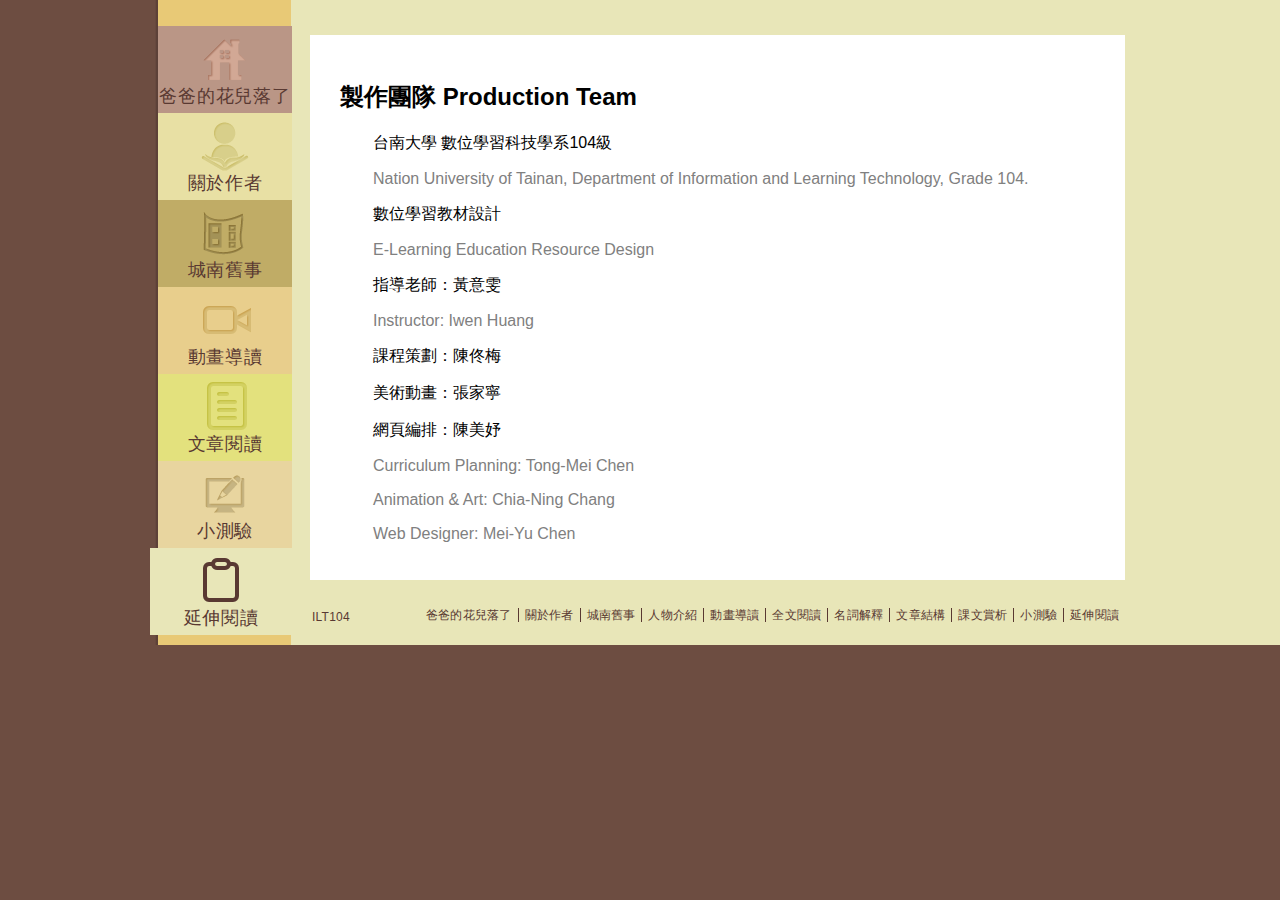
<file: production.html>
<!DOCTYPE html>
<!-- Website template by freewebsitetemplates.com -->
<html>
<head>
	<meta http-equip="Content-type" content="text/html" charset="UTF-8">
	<title>爸爸的花兒落了</title>
	<link rel="stylesheet" href="css/style.css" type="text/css">
	<script type="text/javascript" src="js/jquery-1.10.1.min.js"></script>
	<script type="text/javascript" src="js/jquery-ui-1.10.3.custom.min.js"></script>
	<script type="text/javascript" src="js/menu.js"></script>
</head>
<body>
	<div id="background-contact">
		background
	</div>
	<div class="page">
		<div class="contact-page">
			<div class="sidebar">
				<ul>
					<li class="home">
						<a href="index.html">爸爸的花兒落了</a>
					</li>
					<li class="about">
						<a href="about.html">關於作者</a>
					</li>
					<li class="projects">
						<a href="projects.html">城南舊事</a>
					</li>
					<li id="flash" class="flash">
						<a>動畫導讀</a>
						<div class="menu1">
							<div id="flash_content" class="flash_content">
								<a href="character.html">人物介紹</a>
								<a href="flash.html">動畫導讀</a>
							</div>
						</div>
					</li>
					<li id="article" class="article">
						<a>文章閱讀</a>
						<div class="menu2">
							<div id="article_content" class="article_content">
								<a href="article.html">全文閱讀</a>
								<a href="article2.html">名詞解釋</a>
								<a href="article3.html">文章結構</a>
								<a href="article4.html">課文賞析</a>
							</div>
						</div>
					</li>
					<li class="test">
						<a href="test.html">小測驗</a>
					</li>
					<li class="selected contact">
						<a href="contact.html">延伸閱讀</a>
					</li>
				</ul>
			</div>
			<div class="body">
				<div class="content">
					<div>
						<h2>製作團隊 Production Team</h2>
						<p>台南大學 數位學習科技學系104級</p>
						<p class="gray">Nation University of Tainan, Department of Information and Learning Technology, Grade 104.</p>
						<p>數位學習教材設計</p>
						<p class="gray">E-Learning Education Resource Design</p>
						<p>指導老師：黃意雯</p>
						<p class="gray">Instructor: Iwen Huang</p>
						<p>課程策劃：陳佟梅</p>
						<p>美術動畫：張家寧</p>
						<p>網頁編排：陳美妤</p>
						<p class="gray">Curriculum Planning: Tong-Mei Chen</p>
						<p class="gray">Animation & Art: Chia-Ning Chang</p>
						<p class="gray">Web Designer: Mei-Yu Chen</p>
					</div>
				</div>
				<div class="footer">
					<a class="production" href="production.html">
						ILT104
					</a>
					<ul>
						<li>
							<a href="index.html">爸爸的花兒落了</a>
						</li>
						<li>
							<a href="about.html">關於作者</a>
						</li>
						<li>
							<a href="projects.html">城南舊事</a>
						</li>
						<li>
							<a href="character.html">人物介紹</a>
						</li>
						<li>
							<a href="flash.html">動畫導讀</a>
						</li>
						<li>
							<a href="article.html">全文閱讀</a>
						</li>
						<li>
							<a href="article2.html">名詞解釋</a>
						</li>
						<li>
							<a href="article3.html">文章結構</a>
						</li>
						<li>
							<a href="article4.html">課文賞析</a>
						</li>
						<li>
							<a href="test.html">小測驗</a>
						</li>
						<li>
							<a href="contact.html">延伸閱讀</a>
						</li>
					</ul>
				</div>
			</div>
		</div>
	</div>
</body>
</html>
</file>
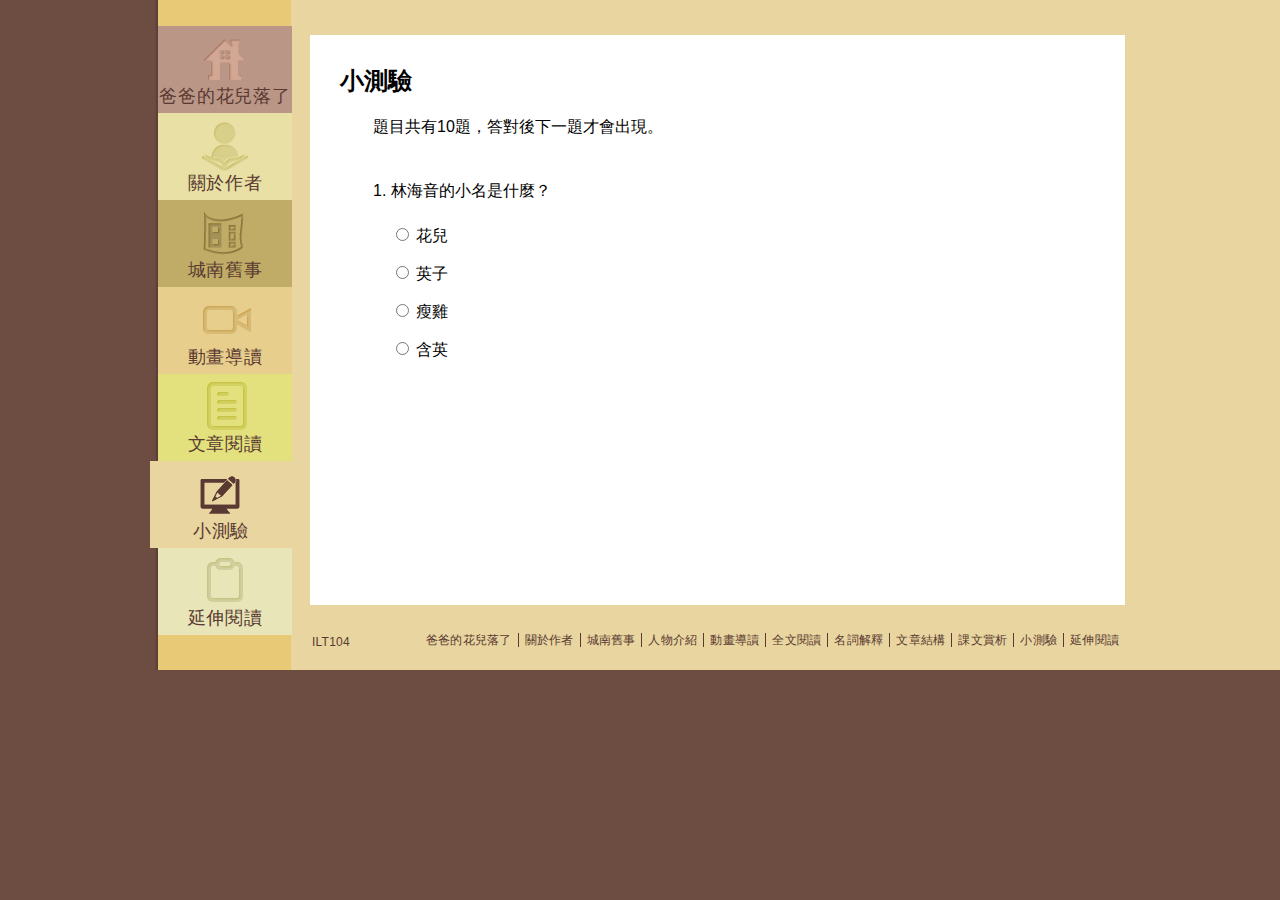
<file: test.html>
<!DOCTYPE html>
<!-- Website template by freewebsitetemplates.com -->
<html>
<head>
	<meta http-equip="Content-type" content="text/html" charset="UTF-8">
	<title>爸爸的花兒落了</title>
	<link rel="stylesheet" href="css/style.css" type="text/css">
	<script type="text/javascript" src="js/jquery-1.10.1.min.js"></script>
	<script type="text/javascript" src="js/jquery-ui-1.10.3.custom.min.js"></script>
	<script type="text/javascript" src="js/menu.js"></script>
	<script type="text/javascript" src="js/test.js"></script>
</head>
<body>
	<div id="background-test">
		background
	</div>
	<div class="page">
		<div class="test-page">
			<div class="sidebar">
				<ul>
					<li class="home">
						<a href="index.html">爸爸的花兒落了</a>
					</li>
					<li class="about">
						<a href="about.html">關於作者</a>
					</li>
					<li class="projects">
						<a href="projects.html">城南舊事</a>
					</li>
					<li id="flash" class="flash">
						<a>動畫導讀</a>
						<div class="menu1">
							<div id="flash_content" class="flash_content">
								<a href="character.html">人物介紹</a>
								<a href="flash.html">動畫導讀</a>
							</div>
						</div>
					</li>
					<li id="article" class="article">
						<a>文章閱讀</a>
						<div class="menu2">
							<div id="article_content" class="article_content">
								<a href="article.html">全文閱讀</a>
								<a href="article2.html">名詞解釋</a>
								<a href="article3.html">文章結構</a>
								<a href="article4.html">課文賞析</a>
							</div>
						</div>
					</li>
					<li class="selected test">
						<a href="test.html">小測驗</a>
					</li>
					<li class="contact">
						<a href="contact.html">延伸閱讀</a>
					</li>
				</ul>
			</div>
			<div class="body">
				<div class="test_content content">
					<div>
						<h2>小測驗</h2>
						<p>題目共有10題，答對後下一題才會出現。</p>
					</div>
					<div id="win">
						<img src="images/win.jpg">
					</div>
					<div id="question10">
						<p>10. 下述文句皆出自〈爸爸的花兒落了〉一文，其中哪些選項可以看出爸爸對作者的愛心？</p>
						<div class="answer">
							<p>(甲)我是一隻狼狽的小狗，被宋媽抱上了洋車──第一次花五大枚坐車去上學</p>
							<p>(乙)爸沒說什麼，打開了手中的包袱，拿出來的是我的花夾襖。他遞給我，看我穿上，又拿出兩個銅子兒來給我</p>
							<p>(丙)他回家來的第一件事就是澆花</p>
							<p>(丁)等到你小學畢業了，長大了，我們看海去</p>
							<p>(戊)英子，不要怕，無論什麼困難的事，只要硬著頭皮去做，就闖過去了</p>
							<p><input id="q10a" type="radio" name="q10">
							<label for="q10a">甲、乙、丙</label></p>
							<p><input id="q10b" type="radio" name="q10">
							<label for="q10b">甲、乙、丁</label></p>
							<p><input id="q10c" type="radio" name="q10">
							<label for="q10c">甲、乙、戊</label></p>
							<p><input id="q10d" type="radio" name="q10">
							<label for="q10d">乙、丁、戊</label></p>
						</div>
					</div>
					<div id="question9">
						<p>9.〈爸爸的花兒落了〉全文並未出現有關爸爸病危或去世的字詞，但文章中處處可見伏筆，下列何者<b>並非</b>與此相關的伏筆？</p>
						<div class="answer">
							<p><input id="q9a" type="radio" name="q9">
							<label for="q9a">沒有爸爸，你更要自己管自己，並且管弟弟和妹妹，你已經大了，是不是，英子？</label></p>
							<p><input id="q9b" type="radio" name="q9">
							<label for="q9b">媽媽今早的眼睛為什麼紅腫著？</label></p>
							<p><input id="q9c" type="radio" name="q9">
							<label for="q9c">爸沒說什麼，打開了手中的包袱，拿出來的是我的花夾襖。他遞給我，看我穿上，又拿出兩個銅子兒來給我。</label></p>
							<p><input id="q9d" type="radio" name="q9">
							<label for="q9d">不要怕，英子，你要學做許多事，將來好幫著妳媽媽。</label></p>
						</div>
					</div>
					<div id="question8">
						<p>8. 〈爸爸的花兒落了〉一文中，現實與過去的場景交錯，作者在現況描寫時，不斷插敘回憶過往，下列何者<b>不是</b>作者對過往的回憶？</p>
						<div class="answer">
							<p><input id="q8a" type="radio" name="q8">
							<label for="q8a">因賴床不起被爸爸懲罰</label></p>
							<p><input id="q8b" type="radio" name="q8">
							<label for="q8b">爸爸愛花如痴</label></p>
							<p><input id="q8c" type="radio" name="q8">
							<label for="q8c">爸爸要她闖練，交代她到銀行匯款</label></p>
							<p><input id="q8d" type="radio" name="q8">
							<label for="q8d">瘦雞妹妹在搶燕燕的小玩意兒，弟弟把沙土灌進玻璃瓶裡</label></p>
						</div>
					</div>
					<div id="question7">
						<p>7. 下列何者<b>不是</b>〈爸爸的花兒落了〉中主角回憶的往事？</p>
						<div class="answer">
							<p><input id="q7a" type="radio" name="q7">
							<label for="q7a">被父親體罰</label></p>
							<p><input id="q7b" type="radio" name="q7">
							<label for="q7b">寄錢給在日本讀書的陳叔叔</label></p>
							<p><input id="q7c" type="radio" name="q7">
							<label for="q7c">父親送衣服到學校</label></p>
							<p><input id="q7d" type="radio" name="q7">
							<label for="q7d">幫母親買菜煮飯</label></p>
						</div>
					</div>
					<div id="question6">
						<p>6. 「『晚了也得去，怎麼可以逃學！起！』一個字的命令最可怕，但是我怎麼啦！居然有勇氣<b>不挪窩</b>。」其中的<b>「不挪窩」</b>意指：</p>
						<div class="answer">
							<p><input id="q6a" type="radio" name="q6">
							<label for="q6a">不搬家</label></p>
							<p><input id="q6b" type="radio" name="q6">
							<label for="q6b">不從床上爬起來</label></p>
							<p><input id="q6c" type="radio" name="q6">
							<label for="q6c">不穿衣衫</label></p>
							<p><input id="q6d" type="radio" name="q6">
							<label for="q6d">不梳洗</label></p>
						</div>
					</div>
					<div id="question5">
						<p>5.〈爸爸的花兒落了〉一文中，作者利用「花兒」串連全文，然而除了「花兒」之外，作者還利用什麼串連整篇文章？</p>
						<div class="answer">
							<p><input id="q5a" type="radio" name="q5">
							<label for="q5a">畢業典禮</label></p>
							<p><input id="q5b" type="radio" name="q5">
							<label for="q5b">正金銀行</label></p>
							<p><input id="q5c" type="radio" name="q5">
							<label for="q5c">驪歌</label></p>
							<p><input id="q5d" type="radio" name="q5">
							<label for="q5d">瘦雞妹妹</label></p>
						</div>
					</div>
					<div id="question4">
						<p>4. 承第3題，這樣的象徵之意也暗喻：</p>
						<div class="answer">
							<p><input id="q4a" type="radio" name="q4">
							<label for="q4a">英子影響父親的心情</label></p>
							<p><input id="q4b" type="radio" name="q4">
							<label for="q4b">英子童年的結束</label></p>
							<p><input id="q4c" type="radio" name="q4">
							<label for="q4c">英子沒盡孝道</label></p>
							<p><input id="q4d" type="radio" name="q4">
							<label for="q4d">英子延誤了學習</label></p>
						</div>
					</div>
					<div id="question3">
						<p>3. 林海音在〈爸爸的花兒落了〉以「花」象徵父親，更進一步以「爸爸的花兒落了」象徵什麼？</p>
						<div class="answer">
							<p><input id="q3a" type="radio" name="q3">
							<label for="q3a">父親的病逝</label></p>
							<p><input id="q3b" type="radio" name="q3">
							<label for="q3b">父親的年邁</label></p>
							<p><input id="q3c" type="radio" name="q3">
							<label for="q3c">父親的感歎</label></p>
							<p><input id="q3d" type="radio" name="q3">
							<label for="q3d">父親的成就</label></p>
						</div>
					</div>
					<div id="question2">
						<p>2.〈爸爸的花兒落了〉的主題為何？</p>
						<div class="answer">
							<p><input id="q2a" type="radio" name="q2">
							<label for="q2a">健康</label></p>
							<p><input id="q2b" type="radio" name="q2">
							<label for="q2b">愛情</label></p>
							<p><input id="q2c" type="radio" name="q2">
							<label for="q2c">和平</label></p>
							<p><input id="q2d" type="radio" name="q2">
							<label for="q2d">成長</label></p>
						</div>
					</div>
					<div id="question1">
						<p>1. 林海音的小名是什麼？</p>
						<div class="answer">
							<p><input id="q1a" type="radio" name="q1">
							<label for="q1a">花兒</label></p>
							<p><input id="q1b" type="radio" name="q1">
							<label for="q1b">英子</label></p>
							<p><input id="q1c" type="radio" name="q1">
							<label for="q1c">瘦雞</label></p>
							<p><input id="q1d" type="radio" name="q1">
							<label for="q1d">含英</label></p>
						</div>
					</div>
				</div>
				<div class="footer">
					<a class="production" href="production.html">
						ILT104
					</a>
					<ul>
						<li>
							<a href="index.html">爸爸的花兒落了</a>
						</li>
						<li>
							<a href="about.html">關於作者</a>
						</li>
						<li>
							<a href="projects.html">城南舊事</a>
						</li>
						<li>
							<a href="character.html">人物介紹</a>
						</li>
						<li>
							<a href="flash.html">動畫導讀</a>
						</li>
						<li>
							<a href="article.html">全文閱讀</a>
						</li>
						<li>
							<a href="article2.html">名詞解釋</a>
						</li>
						<li>
							<a href="article3.html">文章結構</a>
						</li>
						<li>
							<a href="article4.html">課文賞析</a>
						</li>
						<li>
							<a href="test.html">小測驗</a>
						</li>
						<li>
							<a href="contact.html">延伸閱讀</a>
						</li>
					</ul>
				</div>
			</div>
		</div>
	</div>
</body>
</html>
</file>
<file: css/style.css>
/* Website template by freewebsitetemplates.com */
/*------------------------- Layout styles ------------------------*/
body {
	margin:0;
	background-color:#6d4d41;
	font-family: "微軟正黑體", Arial;
	position:relative;
}
a {
	outline:none;
}
a img {
	border:0;
	display:block;
}
p {
	font-family:"微軟正黑體", Arial;
}
#background-index {
	background:#BA9686;
	height:100%;
	margin:0;
	position:absolute;
	right:0;
	text-indent:-99999px;
	width:51%;
	z-index:-1;
}
#background-about {
	background:#E8E0A4;
	height:100%;
	margin:0;
	position:absolute;
	right:0;
	text-indent:-99999px;
	width:51%;
	z-index:-1;
}
#background-project {
	background:#c0ac66;
	height:100%;
	margin:0;
	position:absolute;
	right:0;
	text-indent:-99999px;
	width:51%;
	z-index:-1;
}
#background-flash {
	background:#E8CE8C;
	height:100%;
	margin:0;
	position:absolute;
	right:0;
	text-indent:-99999px;
	width:51%;
	z-index:-1;
}
#background-article {
	background:#E3E17D;
	height:100%;
	margin:0;
	position:absolute;
	right:0;
	text-indent:-99999px;
	width:51%;
	z-index:-1;
}
#background-test {
	background:#E8D59F;
	height:100%;
	margin:0;
	position:absolute;
	right:0;
	text-indent:-99999px;
	width:51%;
	z-index:-1;
}
#background-contact {
	background:#E8E6B8;
	height:100%;
	margin:0;
	position:absolute;
	right:0;
	text-indent:-99999px;
	width:51%;
	z-index:-1;
}
/*------------------------- Pages ------------------------*/
.page {
	width:980px;
	margin:0 auto;
}
.page .home-page {
	background:url(../images/bg-home.png) repeat-y right top;
	overflow:hidden;
}
.page .about-page {
	background:url(../images/bg-about.png) repeat-y right top;
	overflow:hidden;
}
.page .project-page {
	background:url(../images/bg-project.png) repeat-y right top;
	overflow:hidden;
}
.page .flash-page {
	background:url(../images/bg-flash.png) repeat-y right top;
	overflow:hidden;
}
.page .article-page {
	background:url(../images/bg-article.png) repeat-y right top;
	overflow:hidden;
}
.page .test-page {
	background:url(../images/bg-test.png) repeat-y right top;
	overflow:hidden;
}
.page .contact-page {
	background:url(../images/bg-contact.png) repeat-y right top;
	overflow:hidden;
}
/*------------------------- Fonts ------------------------*/
@font-face {
	font-weight: normal;
	font-style: normal;
}
/*------------------------- Sidebar ------------------------*/
.sidebar {
	width:142px;
	float:left;
}
.sidebar a#logo {
	display:block;
	margin:37px 0 0 18px;
}
.sidebar ul {
	list-style:none;
	margin:30px 0 0;
	padding:0;
}
.sidebar ul li {
	min-height:0!important;
	margin-top:-4px;
}
.sidebar ul li a {
	color:#593932;
	font-family:"微軟正黑體",AbelRegular;
	font-size:18px;
	letter-spacing:.04em;
	line-height:140px;
	text-transform:uppercase;
	display:block;
	text-decoration:none;
	text-align:center;
	float:right;
}
.sidebar ul li.selected.home a, .sidebar ul li.selected.home:hover a {
	width:142px;
	background:url(../images/nav-icon.png) no-repeat 36px -91px #BA9686;
}
.sidebar ul li.home:hover a {
	width:134px;
	background:url(../images/nav-icon.png) no-repeat 33px -91px #BA9686;
}
.sidebar ul li.home a {
	width:134px;
	height:87px;
	background:url(../images/nav-icon.png) no-repeat 33px 13px #BA9686;
}
.sidebar ul li.selected.about a, .sidebar ul li.selected.about:hover a {
	width:142px;
	background:url(../images/nav-icon.png) no-repeat 36px -303px #E8E0A4;
}
.sidebar ul li.about:hover a {
	width:134px;
	background:url(../images/nav-icon.png) no-repeat 33px -303px #E8E0A4;
}
.sidebar ul li.about a {
	width:134px;
	height:87px;
	background:url(../images/nav-icon.png) no-repeat 33px -193px #E8E0A4;
}
.sidebar ul li.selected.projects a, .sidebar ul li.selected.projects:hover a {
	width:142px;
	background:url(../images/nav-icon.png) no-repeat 36px -511px #c0ac66;
}
.sidebar ul li.projects:hover a {
	width:134px;
	background:url(../images/nav-icon.png) no-repeat 33px -511px #c0ac66;
}
.sidebar ul li.projects a {
	width:134px;
	height:87px;
	background:url(../images/nav-icon.png) no-repeat 33px -408px #c0ac66;
}
.sidebar ul li.selected.flash a, .sidebar ul li.selected.flash:hover a {
	width:142px;
	background:url(../images/nav-icon.png) no-repeat 38px -1110px #E8CE8C;
}
.sidebar ul li.flash:hover a {
	width:134px;
	background:url(../images/nav-icon.png) no-repeat 35px -1110px #E8CE8C;
}
.sidebar ul li.flash a {
	width:134px;
	height:87px;
	background:url(../images/nav-icon.png) no-repeat 35px -1022px #E8CE8C;
}
.sidebar ul li.selected.article a, .sidebar ul li.selected.article:hover a {
	width:142px;
	background:url(../images/nav-icon.png) no-repeat 38px -924px #E3E17D;
}
.sidebar ul li.article:hover a {
	width:134px;
	background:url(../images/nav-icon.png) no-repeat 35px -924px #E3E17D;
}
.sidebar ul li.article a {
	width:134px;
	height:87px;
	background:url(../images/nav-icon.png) no-repeat 35px -815px #E3E17D;
}
.sidebar ul li.selected.test a, .sidebar ul li.selected.test:hover a {
	width:142px;
	background:url(../images/nav-icon.png) no-repeat 38px -709px #E8D59F;
}
.sidebar ul li.test:hover a {
	width:134px;
	background:url(../images/nav-icon.png) no-repeat 35px -709px #E8D59F;
}
.sidebar ul li.test a {
	width:134px;
	height:87px;
	background:url(../images/nav-icon.png) no-repeat 35px -612px #E8D59F;
}
.sidebar ul li.selected.contact a, .sidebar ul li.selected.contact:hover a {
	width:142px;
	background:url(../images/nav-icon.png) no-repeat 37px -1314px #E8E6B8;
}
.sidebar ul li.contact:hover a {
	width:134px;
	background:url(../images/nav-icon.png) no-repeat 33px -1314px #E8E6B8;
}
.sidebar ul li.contact a {
	width:134px;
	height:87px;
	background:url(../images/nav-icon.png) no-repeat 33px -1209px #E8E6B8;
}
/*------------------------------new-----------------------------*/
.sidebar ul li .menu1{
    left: 143px;
    padding: 0 0 0 22px;
    position: relative;
    top: 261px;
    z-index: 999;
    width: 1px;
    height: 74px;
}
.sidebar ul li .menu1 .flash_content{
	position: absolute;
	width: 95px;
}
.sidebar ul li .menu1 .flash_content a{
	background: #fff;
	display: block;
	text-decoration: none;
	color: #593932;
	padding: 5px 10px;
	-webkit-border-radius: 20px;
	-moz-border-radius: 20px;
	border-radius: 20px;
	-webkit-box-shadow: 0px 0px 5px 0px rgba(0,0,0,0.5);
	-moz-box-shadow: 0px 0px 5px 0px rgba(0,0,0,0.5);
	box-shadow: 0px 0px 5px 0px rgba(0,0,0,0.5);
	margin: 0 0 7px;
	line-height: 18px;
	width: auto;
	height: 20px;
	float: none;
}
.sidebar ul li.selected.flash .flash_content a,.sidebar ul li.selected.flash:hover .flash_content a{
	background: #fff;
	width: auto;
}
.sidebar ul li.selected.flash:hover .flash_content a{
	background: #fff;
	width: auto;
}
.sidebar ul li.selected.flash:hover .flash_content a:hover{
	background: #cecece;
}
.sidebar ul li.flash:hover .flash_content a{
	background: #fff;
	width: auto;
}
.sidebar ul li.flash .flash_content a:hover{
	background: #cecece;
}
.sidebar ul li .menu2{
    left: 143px;
    padding: 0 0 0 22px;
    position: relative;
    top: 277px;
    z-index: 999;
    width: 1px;
    height: 148px;
}
.sidebar ul li .menu2 .article_content{
    position: absolute;
    width: 95px;
}
.sidebar ul li .menu2 .article_content a{
	background: #fff;
	display: block;
	text-decoration: none;
	color: #593932;
	padding: 5px 10px;
	-webkit-border-radius: 20px;
	-moz-border-radius: 20px;
	border-radius: 20px;
	-webkit-box-shadow: 0px 0px 5px 0px rgba(0,0,0,0.5);
	-moz-box-shadow: 0px 0px 5px 0px rgba(0,0,0,0.5);
	box-shadow: 0px 0px 5px 0px rgba(0,0,0,0.5);
	margin: 0 0 7px;
	line-height: 18px;
	width: auto;
	height: 20px;
	float: none;
}
.sidebar ul li.selected.article .article_content a,.sidebar ul li.selected.article:hover .article_content a{
	background: #fff;
	width: auto;
}
.sidebar ul li.selected.article:hover .article_content a{
	background: #fff;
	width: auto;
}
.sidebar ul li.selected.article:hover .article_content a:hover{
	background: #cecece;
}
.sidebar ul li.article:hover .article_content a{
	background: #fff;
	width: auto;
}
.sidebar ul li.article .article_content a:hover{
	background: #cecece;
}
/*/new*/
/*------------------------- Body ------------------------*/
.body {
	float:right;
	padding:44px 0 0;
	position:relative;
	width:838px;
}
.body .content div{
	background-color:#fff;
	margin:-9px 5px 0 18px;
	overflow:hidden;
	padding:26px 30px 21px;
}
.body .content div p{
	text-indent: 33px;
}

.body .index_content div{
	padding:2px 30px 0;
}

.body .about_content div{
	margin:-9px 5px 0 18px;
	padding:26px 30px 0;
}
.body .about_content div.photo{
	margin: 0 0 0 10px;
	padding: 0;
}
.body .about_content div.photo img{
	display: block;
}


.body .pro_content div img.book{
	position: relative;
	float: right;
	margin: 0 0 20px 20px;
}


.body .cha_content div div{
	margin: 0;
	padding: 0;
}
.body .cha_content div.main_cha{
	background: url(../images/character.jpg);
	height: 565px;
	margin: 0 0 0 10px;
	padding: 0;
	z-index: 40;
}
.body .cha_content div.main_cha h2{
	padding: 0 0 0 35px;
}
.body .cha_content div.main_cha img{
	position: relative;
	z-index: 50;
	display: block;
}
.body .cha_content div.main_cha #eiko2{
	left: 203px;
    top: 220px;
}
.body .cha_content div.main_cha #eiko2:hover{
	background: url(../images/eiko2_h.png);
	background-size: cover;
}
.body .cha_content div.main_cha #child1{
	left: 283px;
    top: 150px;
}
.body .cha_content div.main_cha #child2{
	left: 368px;
    top: 81px;
}
.body .cha_content div.main_cha #child3{
	left: 452px;
    top: 12px;
}
.body .cha_content div.main_cha #child4{
	left: 537px;
    top: -57px;
}
.body .cha_content div.main_cha #child5{
	left: 621px;
    top: -127px;
}
.body .cha_content div.main_cha #child5:hover{
	background: url(../images/child1-2_h.png);
	background-size: cover;
}
.body .cha_content div.main_cha #child6{
	left: 703px;
    top: -196px;
}
.body .cha_content div.main_cha #child6:hover{
	background: url(../images/child2-2_h.png);
	background-size: cover;
}
.body .cha_content div.main_cha #father2{
	left: 329px;
    top: -482px;
}
.body .cha_content div.main_cha #father2:hover{
	background: url(../images/father2_h.png);
	background-size: cover;
}
.body .cha_content div.main_cha #mother2{
	left: 431px;
    top: -588px;
}
.body .cha_content div.main_cha #mother2:hover{
	background: url(../images/mother2_h.png);
	background-size: cover;
}
.body .cha_content div.main_cha #len2{
	left: 167px;
    top: -725px;
}
.body .cha_content div.main_cha #len2:hover{
	background: url(../images/len2_h.png);
	background-size: cover;
}
.body .cha_content div.main_cha #four2{
	left: 51px;
    top: -619px;
}
.body .cha_content div.main_cha #four2:hover{
	background: url(../images/four2_h.png);
	background-size: cover;
}
.body .cha_content div.main_cha #sung2{
	left: 686px;
    top: -831px;
}
.body .cha_content div.main_cha #sung2:hover{
	background: url(../images/sung2_h.png);
	background-size: cover;
}
.body .cha_content div.main_cha #kou2{
	left: 591px;
    top: -937px;
}
.body .cha_content div.main_cha #kou2:hover{
	background: url(../images/kou2_h.png);
	background-size: cover;
}
.body .cha_content div.main_cha #grass2{
    left: 50px;
    top: -790px;
}
.body .cha_content div.main_cha #grass2:hover{
	background: url(../images/grass2_h.png);
	background-size: cover;
}
.body .cha_content div.main_cha #teacher2{
	left: 164px;
    top: -895px;
}
.body .cha_content div.main_cha #teacher2:hover{
	background: url(../images/teacher2_h.png);
	background-size: cover;
}
.body .cha_content div.show_cha{
	margin: 0 0 0 10px;
	padding: 149px 164px 0 164px;
	background: none;
	z-index: 99;
	position: absolute;
	top: 0;
	min-height: 460px;
}
.body .cha_content div.show_cha div{
	background: #934F50;
	width: 500px;
	margin: 10px auto;
	-webkit-border-radius: 10px;
	-moz-border-radius: 10px;
	border-radius: 10px;
	z-index: 100;
}
.body .cha_content div.show_cha div img{
	width: 150px;
	position: relative;
	float: left;
	z-index: 101;
	display: block;
}
.body .cha_content div.show_cha div div{
	position: relative;
	float: left;
	width: 350px;
	background: none;
	z-index: 102;
}
.body .cha_content div.show_cha div div p{
	text-indent: 0;
	margin: 10px 33px 10px 0;
}
.body .cha_content div.show_cha div div p.TI{
	font-weight: bold;
}
.body .cha_content div.show_cha div div a{
	width: 32px;
	height: 32px;
	position: relative;
	float: right;
	background: url(../images/cross.png);
	background-size: cover;
	margin: 0 5px 0 0;
}
.body .cha_content div.show_cha div div a:hover{
	background: url(../images/cross_h.png);
	background-size: cover;
}

.body .flash_content .flash_button{
	margin:0 5px 0 18px;
	padding: 10px 0 10px 183px;
}
.body .flash_content .flash_button a{
	text-decoration: none;
	background: #6d4d41;
	color: #fff;
	padding: 5px 10px;
}
.body .flash_content .flash_button a:hover{
	background: #82644E;
}
.body .flash_content .flash_button a.active{
	background: #BF341E;
}
.body .flash_content #mainflash{
	margin:-9px 5px 0 18px;
	padding: 10px 30px 0;
}

.body .art_content div p.right{
	position: absolute;
    right: 38px;
    top: 75px;
}
.body .art2_content div{
	min-height: 525px;
}
.body .art3_content table{
	border-spacing: 0;
	border: 1px solid #CCCCCC;
}

.body .art3_content table tbody tr th{
	width: 30px;
}
.body .art3_content table tbody tr th,.body .art3_content table tbody tr td{
	border: 1px solid #CCCCCC;
}
.body .art3_content table tbody tr td.li1{
	width: 130px;
	padding: 5px 10px;
}
.body .art3_content table tbody tr td.li2{
	width: 200px;
	padding: 5px 15px;
}
.body .art3_content table tbody tr td.li3{
	width: 300px;
	padding: 5px 15px;
}
.body .art4_content div p.TI{
	font-weight: bold;
	padding: 10px 0 0;
}
.body .art4_content div p{
	padding: 0 0 0 33px;
	text-indent: 0;
}

.body .test_content div{
	padding:10px 30px;
}
.body .test_content div p{
	padding: 0 33px 0 ;
	text-indent: 0;
}
.body .test_content div div.answer{
	padding: 0 33px 0 ;
}
.body .test_content div div.answer p{
	padding: 0;
}
.body .test_content #win{
	
}
.body .test_content #question1{
	height: 430px;
}


.body .more_content div a{
	color: #000;
	text-decoration: none;
}
.body .more_content div a:hover{
	text-decoration: underline;
}
.body .more_content .data div{
	padding: 0;
	margin: 16px 0 0 33px;
}

.body .gray{
	color: gray;
}

/*------------------------- Footer ------------------------*/
.footer {
	height:35px;
	overflow:hidden;
	margin:0;
	padding:30px 5px 0 18px;
}
.footer .production{
	float:left;
	color:#593932;
	font-size:12px;
	text-indent:2px;
	letter-spacing:.02em;
	margin:0;
	text-decoration: none;
}
.footer .production:hover{
	text-decoration: underline;
}
.footer ul {
	float:right;
	overflow:hidden;
	list-style:none;
	margin:-5px 0 0;
	padding:0;
}
.footer ul li {
	float:left;
}
.footer ul li a {
	color:#593932;
	font-size:12px;
	font-family:"微軟正黑體", Arial;
	text-indent:2px;
	letter-spacing:.02em;
	text-decoration:none;
	border-left:1px solid #593932;
	padding:0 6px;
}
.footer ul li:first-child a {
	border:0;
}
.footer ul li a:hover {
	text-decoration:underline;
}
</file>
